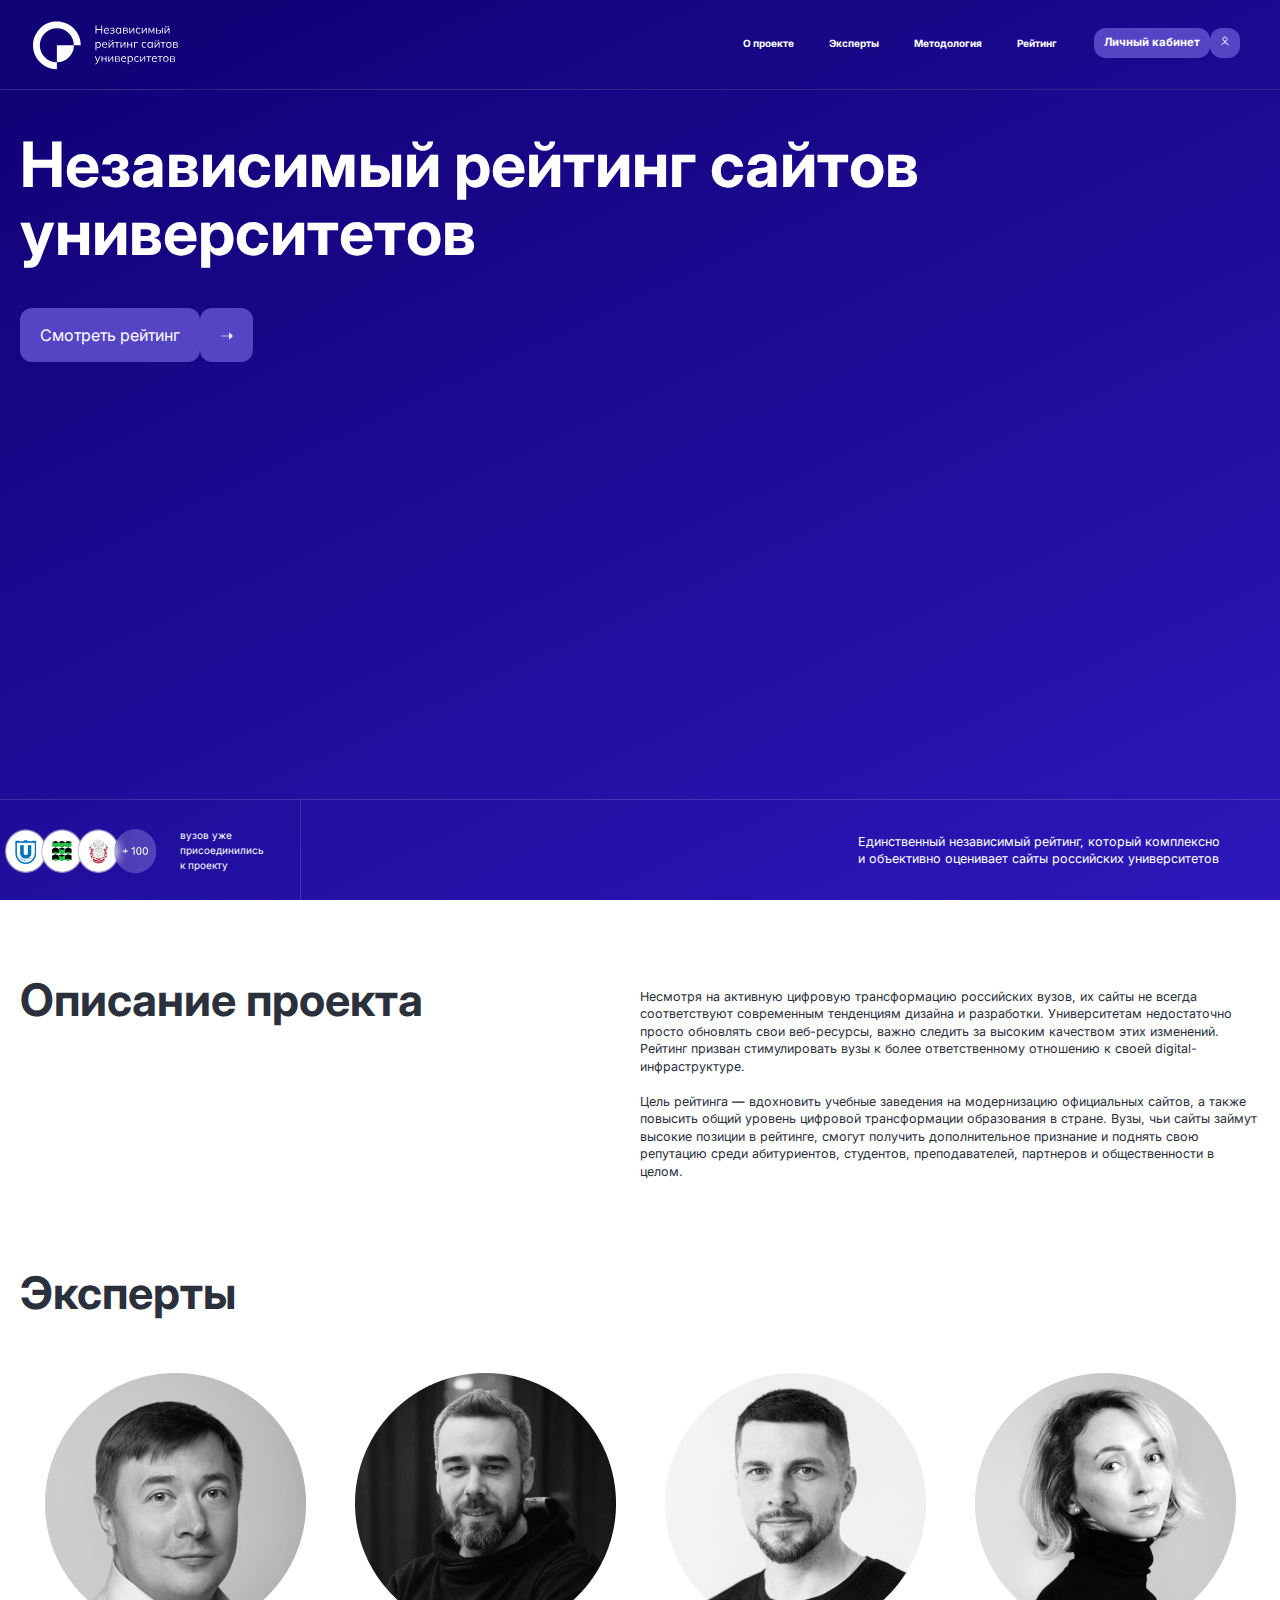
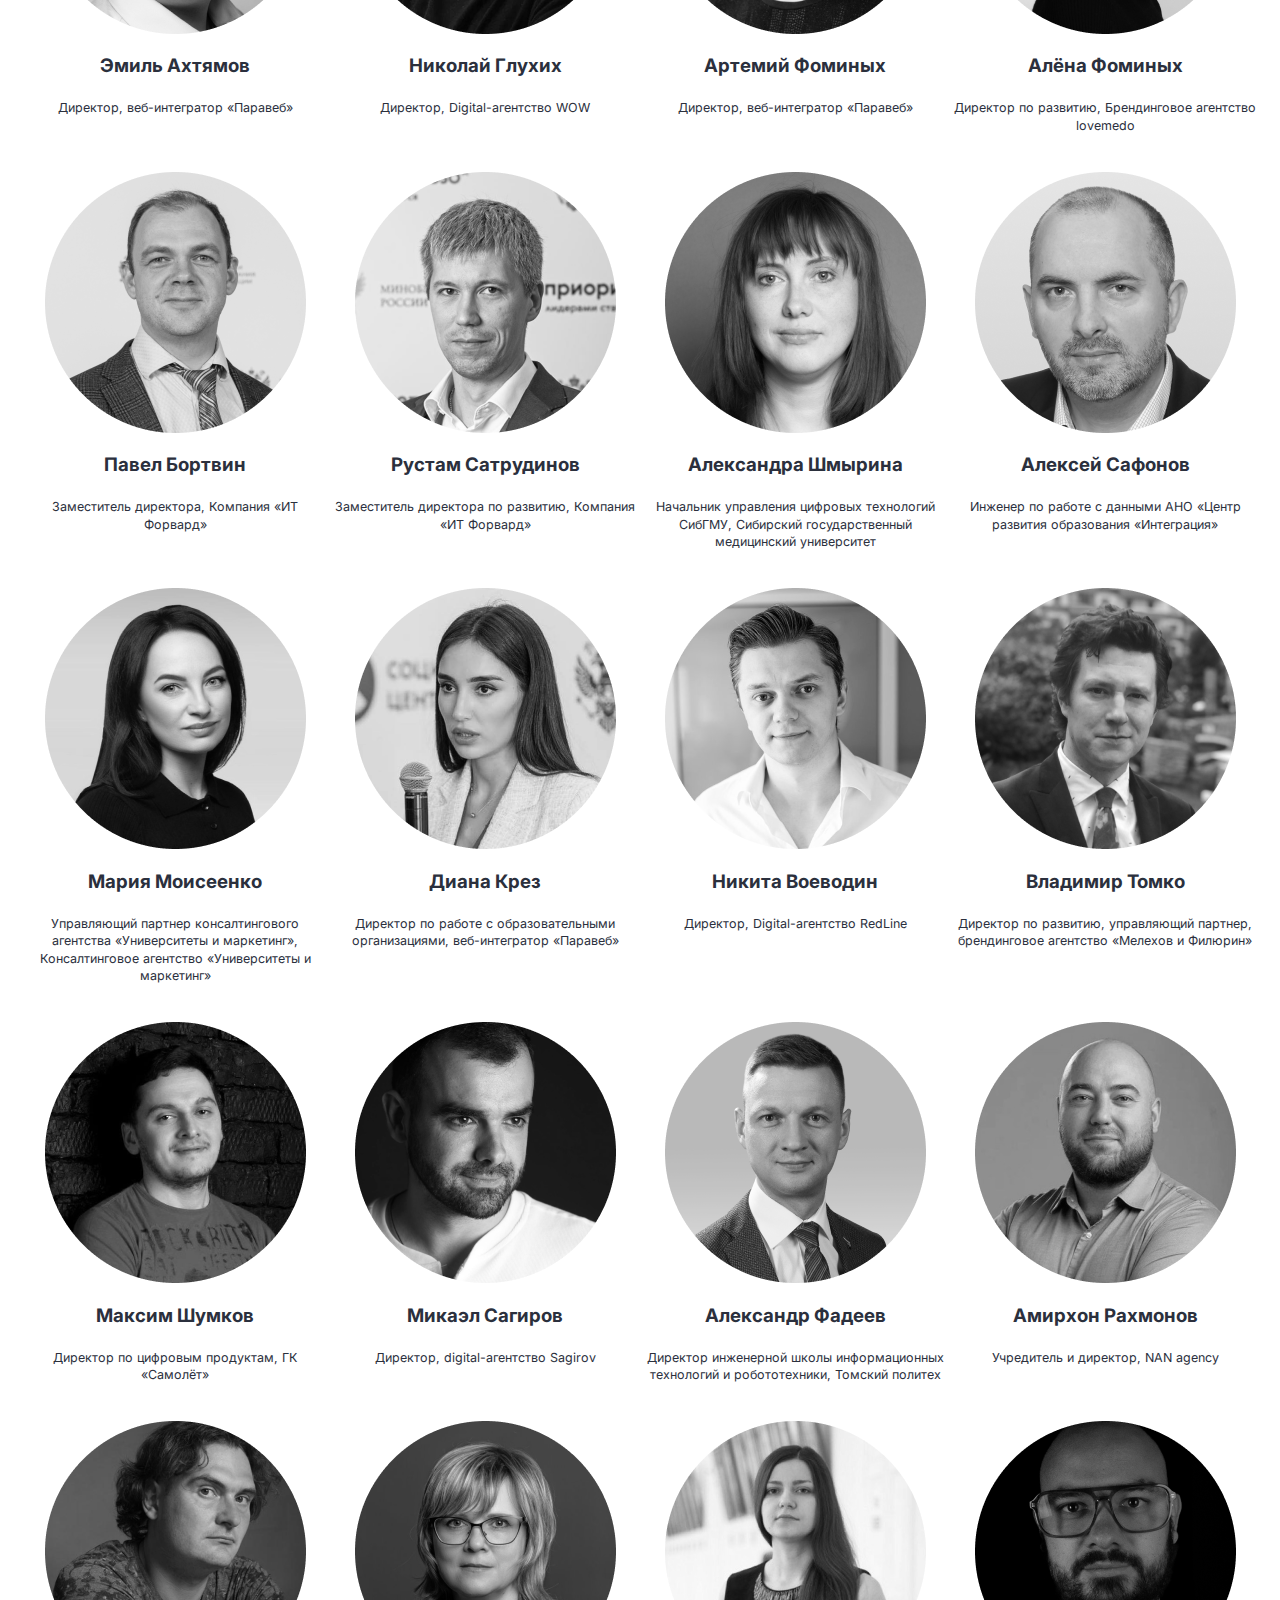
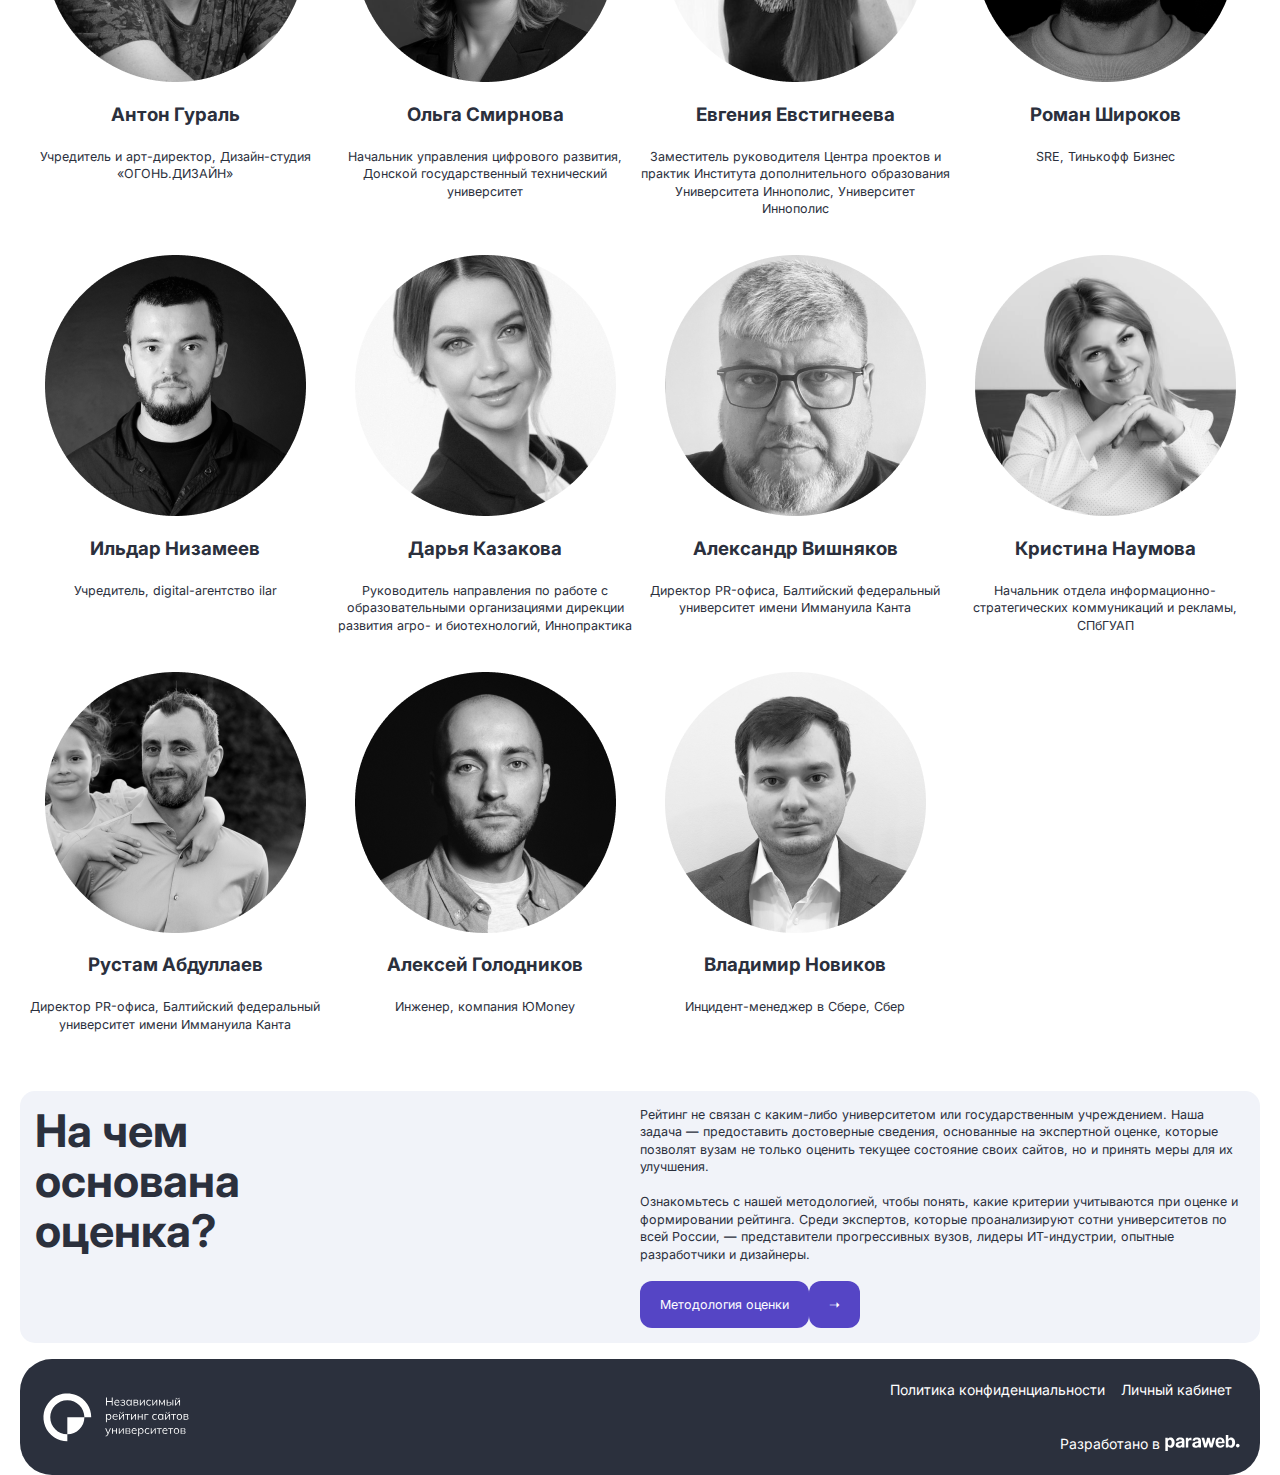
<file: index.html>
<!doctype html>
<html>

<head>
  <title>Рейтинг НРСИ</title>
  <meta charset="UTF-8" />
  <meta name="viewport" content="width=device-width, initial-scale=1" />
  <link rel="icon" type="image/x-icon" href="/img/favicon.ico">
  <link rel="stylesheet" href="css/pure-min.css" />
  <link rel="stylesheet" href="styles.css">
  <link rel="stylesheet" href="css/grids-responsive-min.css" />
  <link href="https://fonts.googleapis.com/css2?family=Inter&display=swap" rel="stylesheet" />
  <script src="script.js"></script>
</head>
<style>

</style>
<body>
  <div style="background: linear-gradient(155deg, rgba(15,0,114,1) 0%, rgba(44,24,186,1) 100%); height: 100%; width: 100%;">
    <header class="content-limiter">
      <div class="topnav snap-to-grid">
        <img id="logo" loading="lazy" src="img/nrsi_logo_white.svg" style="margin-top: 2rem;"/>
        <button class="h-navbar-icon hide-desktop" onclick="openNav()" style="margin-left: 8px; float: right; margin-top: 0.5rem;"><img src="img/menu.svg" /></button>
        <button class="h-navbar-icon hide-desktop" style="float: right; background-color: #5545c5; margin-top: 0.5rem;"><img src="img/user.svg" /></button>
        <span id="auth" class="hide-mobile snap-to-grid"><button style="background-color: #5545c5;" class="btn-excl">Личный кабинет</button><button style="background-color: #5545c5; margin-top: 0.5rem;" class="btn-excl"><img src="img/user.svg"
              style="height: 1rem" /></button></span>
        <a href="./rating.html">Рейтинг</a>
        <a href="">Методология</a>
        <a href="">Эксперты</a>
        <a href="./index.html">О проекте</a>
      </div>
    </header>

    <div class="content-limiter">
      <div class="snap-to-grid" style="margin-top: auto; margin-bottom: auto">
        <div>
          <h1 style="color: white;">Независимый рейтинг сайтов университетов</h1>
        </div>
        <div style="float: left; display: inline-flex;" class="btn">
          <a class="btn-link" href="rating.html">Смотреть рейтинг</a><a class="btn-link">➝</a>
        </div>
      </div>
    </div>
    
    <div class="info content-limiter" style="display: flex;">
      <div id="b1" style="width: 30rem; border-right: 1px solid var(--border-color, #ffffff26); height: 10rem; align-items: center; display: flex;">
        <img id="un" src="img/un/un.png">
        <p id="p2" style="font-size: 1rem; line-height: 1.5rem; width: 8rem; color: var(--text-color, #FFFFFF); display: inline-flex; float: right; padding-left: 2rem;">вузов уже присоединились к проекту</p>
      </div>
      <p id="p1" style="padding-left: 2rem; padding-right: 6rem; color: var(--text-color, #FFFFFF);">Единственный независимый рейтинг, который комплексно <br />и объективно оценивает сайты российских университетов</p>
    </div>
  </div>

  <div class="content-limiter">
    <div class="pure-g snap-to-grid" style="margin-top: 7.5rem; margin-bottom: 7.5rem;">
      <div class="pure-u-1 pure-u-md-1-2">
        <h2 style="font-family: Inter; margin: inherit; color: var(--text-color, #2B303D);">Описание проекта</h2>
      </div>
      <div class="pure-u-1 pure-u-md-1-2 text block-padding"><p>Несмотря на активную цифровую трансформацию российских вузов, их сайты не всегда соответствуют современным тенденциям дизайна и разработки. Университетам недостаточно просто
        обновлять свои веб-ресурсы, важно следить за высоким качеством
        этих изменений. Рейтинг призван стимулировать вузы к более ответственному отношению к своей digital-инфраструктуре.<br /><br />
        Цель рейтинга — вдохновить учебные заведения на модернизацию официальных сайтов, а также повысить общий уровень цифровой трансформации образования в стране. Вузы, чьи сайты займут высокие позиции в рейтинге, смогут получить
        дополнительное
        признание и поднять свою репутацию среди абитуриентов, студентов, преподавателей, партнеров и общественности в целом.</p>
      </div>
    </div>
  <div class="content-limiter snap-to-grid">
    <h2 class="snap-to-grid">Эксперты</h2>
  </div>  
    <div class="pure-g snap-to-grid" style="margin-top: 5.5rem;">
      <div class="pure-u-1 pure-u-md-1-2 pure-u-lg-1-4" style="margin-bottom: 2.5rem;">
        <img loading="lazy" style="margin: auto; display: block;" src="img/experts/1.png">
        <div>
          <h3 style="text-align: center; color: #2B303D;">Эмиль Ахтямов</h3>
          <p style="text-align: center; color: #2B303D;">Директор, веб-интегратор «Паравеб»</p>
        </div>
      </div>
      <div class="pure-u-1 pure-u-md-1-2 pure-u-lg-1-4" style="margin-bottom: 2.5rem;">
        <img loading="lazy" style="margin: auto; display: block;" src="img/experts/2.png">
        <div>
          <h3 style="text-align: center; color: #2B303D;">Николай Глухих</h3>
          <p style="text-align: center; color: #2B303D;">Директор, Digital-агентство WOW</p>
        </div>
      </div>
      <div class="pure-u-1 pure-u-md-1-2 pure-u-lg-1-4" style="margin-bottom: 2.5rem;">
        <img loading="lazy" style="margin: auto; display: block;" src="img/experts/3.png">
        <div>
          <h3 style="text-align: center; color: #2B303D;">Артемий Фоминых</h3>
          <p style="text-align: center; color: #2B303D;">Директор, веб-интегратор «Паравеб»</p>
        </div>
      </div>
      <div class="pure-u-1 pure-u-md-1-2 pure-u-lg-1-4" style="margin-bottom: 2.5rem;">
        <img loading="lazy" style="margin: auto; display: block;" src="img/experts/4.png">
        <div>
          <h3 style="text-align: center; color: #2B303D;">Алёна Фоминых</h3>
          <p style="text-align: center; color: #2B303D;">Директор по развитию, Брендинговое агентство lovemedo</p>
        </div>
      </div>
    </div>
    <div class="pure-g snap-to-grid">
      <div class="pure-u-1 pure-u-md-1-2 pure-u-lg-1-4" style="margin-bottom: 2.5rem;">
        <img loading="lazy" style="margin: auto; display: block;" src="img/experts/5.png">
        <div>
          <h3 style="text-align: center; color: #2B303D;">Павел Бортвин</h3>
          <p style="text-align: center; color: #2B303D;">Заместитель директора, Компания «ИТ Форвард»</p>
        </div>
      </div>
      <div class="pure-u-1 pure-u-md-1-2 pure-u-lg-1-4" style="margin-bottom: 2.5rem;">
        <img loading="lazy" style="margin: auto; display: block;" src="img/experts/6.png">
        <div>
          <h3 style="text-align: center; color: #2B303D;">Рустам Сатрудинов</h3>
          <p style="text-align: center; color: #2B303D;">Заместитель директора по развитию, Компания «ИТ Форвард»</p>
        </div>
      </div>
      <div class="pure-u-1 pure-u-md-1-2 pure-u-lg-1-4" style="margin-bottom: 2.5rem;">
        <img loading="lazy" style="margin: auto; display: block;" src="img/experts/7.png">
        <div>
          <h3 style="text-align: center; color: #2B303D;">Александра Шмырина</h3>
          <p style="text-align: center; color: #2B303D;">Начальник управления цифровых технологий СибГМУ, Сибирский государственный медицинский университет</p>
        </div>
      </div>
      <div class="pure-u-1 pure-u-md-1-2 pure-u-lg-1-4" style="margin-bottom: 2.5rem;">
        <img loading="lazy" style="margin: auto; display: block;" src="img/experts/8.png">
        <div>
          <h3 style="text-align: center; color: #2B303D;">Алексей Сафонов</h3>
          <p style="text-align: center; color: #2B303D;">Инженер по работе с данными АНО «Центр развития образования «Интеграция»</p>
        </div>
      </div>
    </div>
    <div class="pure-g snap-to-grid">
      <div class="pure-u-1 pure-u-md-1-2 pure-u-lg-1-4" style="margin-bottom: 2.5rem;">
        <img loading="lazy" style="margin: auto; display: block;" src="img/experts/9.png">
        <div>
          <h3 style="text-align: center; color: #2B303D;">Мария Моисеенко</h3>
          <p style="text-align: center; color: #2B303D;">Управляющий партнер консалтингового агентства «Университеты и маркетинг», Консалтинговое агентство «Университеты и маркетинг»</p>
        </div>
      </div>
      <div class="pure-u-1 pure-u-md-1-2 pure-u-lg-1-4" style="margin-bottom: 2.5rem;">
        <img loading="lazy" style="margin: auto; display: block;" src="img/experts/10.png">
        <div>
          <h3 style="text-align: center; color: #2B303D;">Диана Крез</h3>
          <p style="text-align: center; color: #2B303D;">Директор по работе с образовательными организациями, веб-интегратор «Паравеб»</p>
        </div>
      </div>
      <div class="pure-u-1 pure-u-md-1-2 pure-u-lg-1-4" style="margin-bottom: 2.5rem;">
        <img loading="lazy" style="margin: auto; display: block;" src="img/experts/11.png">
        <div>
          <h3 style="text-align: center; color: #2B303D;">Никита Воеводин</h3>
          <p style="text-align: center; color: #2B303D;">Директор, Digital-агентство RedLine</p>
        </div>
      </div>
      <div class="pure-u-1 pure-u-md-1-2 pure-u-lg-1-4" style="margin-bottom: 2.5rem;">
        <img loading="lazy" style="margin: auto; display: block;" src="img/experts/12.png">
        <div>
          <h3 style="text-align: center; color: #2B303D;">Владимир Томко</h3>
          <p style="text-align: center; color: #2B303D;">Директор по развитию, управляющий партнер, брендинговое агентство «Мелехов и Филюрин»</p>
        </div>
      </div>
    </div>
    <div class="pure-g snap-to-grid">
      <div class="pure-u-1 pure-u-md-1-2 pure-u-lg-1-4" style="margin-bottom: 2.5rem;">
        <img loading="lazy" style="margin: auto; display: block;" src="img/experts/13.png">
        <div>
          <h3 style="text-align: center; color: #2B303D;">Максим Шумков</h3>
          <p style="text-align: center; color: #2B303D;">Директор по цифровым продуктам, ГК «Самолёт»</p>
        </div>
      </div>
      <div class="pure-u-1 pure-u-md-1-2 pure-u-lg-1-4" style="margin-bottom: 2.5rem;">
        <img loading="lazy" style="margin: auto; display: block;" src="img/experts/14.png">
        <div>
          <h3 style="text-align: center; color: #2B303D;">Микаэл Сагиров</h3>
          <p style="text-align: center; color: #2B303D;">Директор, digital-агентство Sagirov</p>
        </div>
      </div>
      <div class="pure-u-1 pure-u-md-1-2 pure-u-lg-1-4" style="margin-bottom: 2.5rem;">
        <img loading="lazy" style="margin: auto; display: block;" src="img/experts/15.png">
        <div>
          <h3 style="text-align: center; color: #2B303D;">Александр Фадеев</h3>
          <p style="text-align: center; color: #2B303D;">Директор инженерной школы информационных технологий и робототехники, Томский политех</p>
        </div>
      </div>
      <div class="pure-u-1 pure-u-md-1-2 pure-u-lg-1-4" style="margin-bottom: 2.5rem;">
        <img loading="lazy" style="margin: auto; display: block;" src="img/experts/16.png">
        <div>
          <h3 style="text-align: center; color: #2B303D;">Амирхон Рахмонов</h3>
          <p style="text-align: center; color: #2B303D;">Учредитель и директор, NAN agency</p>
        </div>
      </div>
    </div>
    <div class="pure-g snap-to-grid">
      <div class="pure-u-1 pure-u-md-1-2 pure-u-lg-1-4" style="margin-bottom: 2.5rem;">
        <img loading="lazy" style="margin: auto; display: block;" src="img/experts/17.png">
        <div>
          <h3 style="text-align: center; color: #2B303D;">Антон Гураль</h3>
          <p style="text-align: center; color: #2B303D;">Учредитель и арт-директор, Дизайн-студия «ОГОНЬ.ДИЗАЙН»</p>
        </div>
      </div>
      <div class="pure-u-1 pure-u-md-1-2 pure-u-lg-1-4" style="margin-bottom: 2.5rem;">
        <img loading="lazy" style="margin: auto; display: block;" src="img/experts/18.png">
        <div>
          <h3 style="text-align: center; color: #2B303D;">Ольга Смирнова</h3>
          <p style="text-align: center; color: #2B303D;">Начальник управления цифрового развития, Донской государственный технический университет</p>
        </div>
      </div>
      <div class="pure-u-1 pure-u-md-1-2 pure-u-lg-1-4" style="margin-bottom: 2.5rem;">
        <img loading="lazy" style="margin: auto; display: block;" src="img/experts/19.png">
        <div>
          <h3 style="text-align: center; color: #2B303D;">Евгения Евстигнеева</h3>
          <p style="text-align: center; color: #2B303D;">Заместитель руководителя Центра проектов и практик Института дополнительного образования Университета Иннополис, Университет Иннополис</p>
        </div>
      </div>
      <div class="pure-u-1 pure-u-md-1-2 pure-u-lg-1-4" style="margin-bottom: 2.5rem;">
        <img loading="lazy" style="margin: auto; display: block;" src="img/experts/20.png">
        <div>
          <h3 style="text-align: center; color: #2B303D;">Роман Широков</h3>
          <p style="text-align: center; color: #2B303D;">SRE, Тинькофф Бизнес</p>
        </div>
      </div>
    </div>
    <div class="pure-g snap-to-grid">
      <div class="pure-u-1 pure-u-md-1-2 pure-u-lg-1-4" style="margin-bottom: 2.5rem;">
        <img loading="lazy" style="margin: auto; display: block;" src="img/experts/21.png">
        <div>
          <h3 style="text-align: center; color: #2B303D;">Ильдар Низамеев</h3>
          <p style="text-align: center; color: #2B303D;">Учредитель, digital-агентство ilar</p>
        </div>
      </div>
      <div class="pure-u-1 pure-u-md-1-2 pure-u-lg-1-4" style="margin-bottom: 2.5rem;">
        <img loading="lazy" style="margin: auto; display: block;" src="img/experts/22.png">
        <div>
          <h3 style="text-align: center; color: #2B303D;">Дарья Казакова</h3>
          <p style="text-align: center; color: #2B303D;">Руководитель направления по работе с образовательными организациями дирекции развития агро- и биотехнологий, Иннопрактика</p>
        </div>
      </div>
      <div class="pure-u-1 pure-u-md-1-2 pure-u-lg-1-4" style="margin-bottom: 2.5rem;">
        <img loading="lazy" style="margin: auto; display: block;" src="img/experts/23.png">
        <div>
          <h3 style="text-align: center; color: #2B303D;">Александр Вишняков</h3>
          <p style="text-align: center; color: #2B303D;">Директор PR-офиса, Балтийский федеральный университет имени Иммануила Канта</p>
        </div>
      </div>
      <div class="pure-u-1 pure-u-md-1-2 pure-u-lg-1-4" style="margin-bottom: 2.5rem;">
        <img loading="lazy" style="margin: auto; display: block;" src="img/experts/24.png">
        <div>
          <h3 style="text-align: center; color: #2B303D;">Кристина Наумова</h3>
          <p style="text-align: center; color: #2B303D;">Начальник отдела информационно-стратегических коммуникаций и рекламы, СПбГУАП</p>
        </div>
      </div>
    </div>
    <div class="pure-g snap-to-grid">
      <div class="pure-u-1 pure-u-md-1-2 pure-u-lg-1-4" style="margin-bottom: 2.5rem;">
        <img loading="lazy" style="margin: auto; display: block;" src="img/experts/30.png">
        <div>
          <h3 style="text-align: center; color: #2B303D;">Рустам Абдуллаев</h3>
          <p style="text-align: center; color: #2B303D;">Директор PR-офиса, Балтийский федеральный университет имени Иммануила Канта</p>
        </div>
      </div>
      <div class="pure-u-1 pure-u-md-1-2 pure-u-lg-1-4" style="margin-bottom: 2.5rem;">
        <img loading="lazy" style="margin: auto; display: block;" src="img/experts/31.png">
        <div>
          <h3 style="text-align: center; color: #2B303D;">Алексей Голодников</h3>
          <p style="text-align: center; color: #2B303D;">Инженер, компания ЮMoney</p>
        </div>
      </div>
      <div class="pure-u-1 pure-u-md-1-2 pure-u-lg-1-4" style="margin-bottom: 2.5rem;">
        <img loading="lazy" style="margin: auto; display: block;" src="img/experts/29.png">
        <div>
          <h3 style="text-align: center; color: #2B303D;">Владимир Новиков</h3>
          <p style="text-align: center; color: #2B303D;">Инцидент-менеджер в Сбере, Сбер</p>
        </div>
      </div>
    </div>
      <div class="pure-g snap-to-grid" style="background: var(--element-color, #F1F3F9); border-radius: 1.5rem; padding: 1.5rem; margin-top: 2rem">
        <div class="pure-u-1 pure-u-md-1-2">
          <h2 style="font-family: Inter; margin: inherit; color: var(--text-color, #2B303D);">На чем <br /> основана <br /> оценка?</h2>
        </div>
        <div class="pure-u-1 pure-u-md-1-2 text block-padding">Рейтинг не связан с каким-либо университетом или государственным учреждением. Наша задача — предоставить достоверные сведения, основанные на экспертной оценке, которые позволят
          вузам не только
          оценить
          текущее состояние своих сайтов, но и принять меры для их улучшения.
          <br /> <br /> Ознакомьтесь с нашей методологией, чтобы понять, какие критерии учитываются при оценке и формировании рейтинга. Среди экспертов, которые проанализируют сотни университетов по всей России, — представители
          прогрессивных
          вузов, лидеры ИТ-индустрии, опытные разработчики и дизайнеры.
          <br /><br />
          <div style="display: flex;" class="btn"><a class="btn-link" href="rating.html">Методология оценки</a><a class="btn-link">➝</a></div>
        </div>
      </div>
    </div>

    <footer class="content-limiter">
      <div id="footer-flex" class="snap-to-grid hide-mobile" style="display: flex; justify-content: space-between; border-radius: 32px; background-color: var(--text-color, #2b303d); margin-top: 16px; padding: 2rem;">
        <img loading="lazy" id="logo" src="img/nrsi_logo_white.svg" class="snap-to-grid" style="width: 100%; overflow: hidden; max-width: 16rem; margin: auto 0;" />
        <div>
          <div style="gap: 8px; display: flex; align-items: flex-start;">
            <a href="privacy-policy" style="color: var(--text-contrast-color, #fff); font: 400 14px/157% Inter, sans-serif; text-decoration: none;">Политика конфиденциальности</a><br />
            <a href="account" style="color: var(--text-contrast-color, #fff); font: 400 14px/157% Inter, sans-serif; text-decoration: none;">Личный кабинет</a><br />
          </div>
          <div style="color: var(--text-contrast-color, #fff); margin-top: 3rem; align-self: left; white-space: nowrap; font: 400 14px/157% Inter, sans-serif; float: right">Разработано в <img loading="lazy" src="img/paraweb.svg"
              style="margin-left: 0.125rem; transform: translate(0px,0.2rem);" /></div>
        </div>
      </div>
  
      <div id="footer-flex" class="snap-to-grid hide-desktop" style="display: flex; justify-content: space-between; border-radius: 32px; background-color: var(--text-color, #2b303d); margin-top: 16px; padding: 2rem;">
        <img loading="lazy" src="img/nrsi_logo_white.svg" class="snap-to-grid" style="width: 100%; overflow: hidden; max-width: 16rem; margin: auto 0;"/>
        <div>
          <div style="gap: 8px; margin-top: 2.5rem; line-height: 3rem;">
            <a href="privacy-policy" style="color: var(--text-contrast-color, #fff); font: 400 14px/157% Inter, sans-serif; text-decoration: none;">Политика конфиденциальности</a><br />
            <a href="account" style="color: var(--text-contrast-color, #fff); font: 400 14px/157% Inter, sans-serif; text-decoration: none;">Личный кабинет</a><br />
          </div>
          <div style="color: var(--text-contrast-color, #fff); margin-top: 1.5rem; white-space: nowrap; font: 400 14px/157% Inter, sans-serif; float: left;">Разработано в <img loading="lazy" src="img/paraweb.svg"
              style="margin-left: 0.125rem; transform: translate(0px,0.2rem);" /></div>
        </div>
      </div>
    </footer>

    <div id="ratenav" class="overlay1">
      <div class="snap-to-grid">
        <div style="border-bottom: 1px solid var(--border-color, #332688); padding-bottom: 1rem;">
        <img loading="lazy" style="padding-top: 1rem" src="img/nrsi_logo_white.svg" id="logo" />
        <a href="javascript:void(0)" class="curtain-button" style="padding: 0.2rem; float: right" onclick="closeNav()"> <img src="img/close.svg" /></a>
        </div>
        <div style="display: flex; flex-direction: column; padding-top: 2rem;">
          <h2 style="line-height: 1rem!important"><a href="#" style="text-decoration: none; color: white">О проекте</a></h2>
          <h2 style="line-height: 1rem!important"><a href="#" style="text-decoration: none; color: white">Эксперты</a></h2>
          <h2 style="line-height: 1rem!important"><a href="#" style="text-decoration: none; color: white">Методология</a></h2>
          <h2 style="line-height: 1rem!important"><a href="rating.html" style="text-decoration: none; color: white">Рейтинг</a></h2>
          <p>
            <span id="auth"><button class="btn-excl" style="background-color: #5545c5;">Личный кабинет</button><button class="btn-excl" style="background-color: #5545c5;"><img src="img/user.svg" style="height: 1rem" /></button></span>
          </p>
        </div>
      </div>
    </div>

  </body>
</html>
</file>
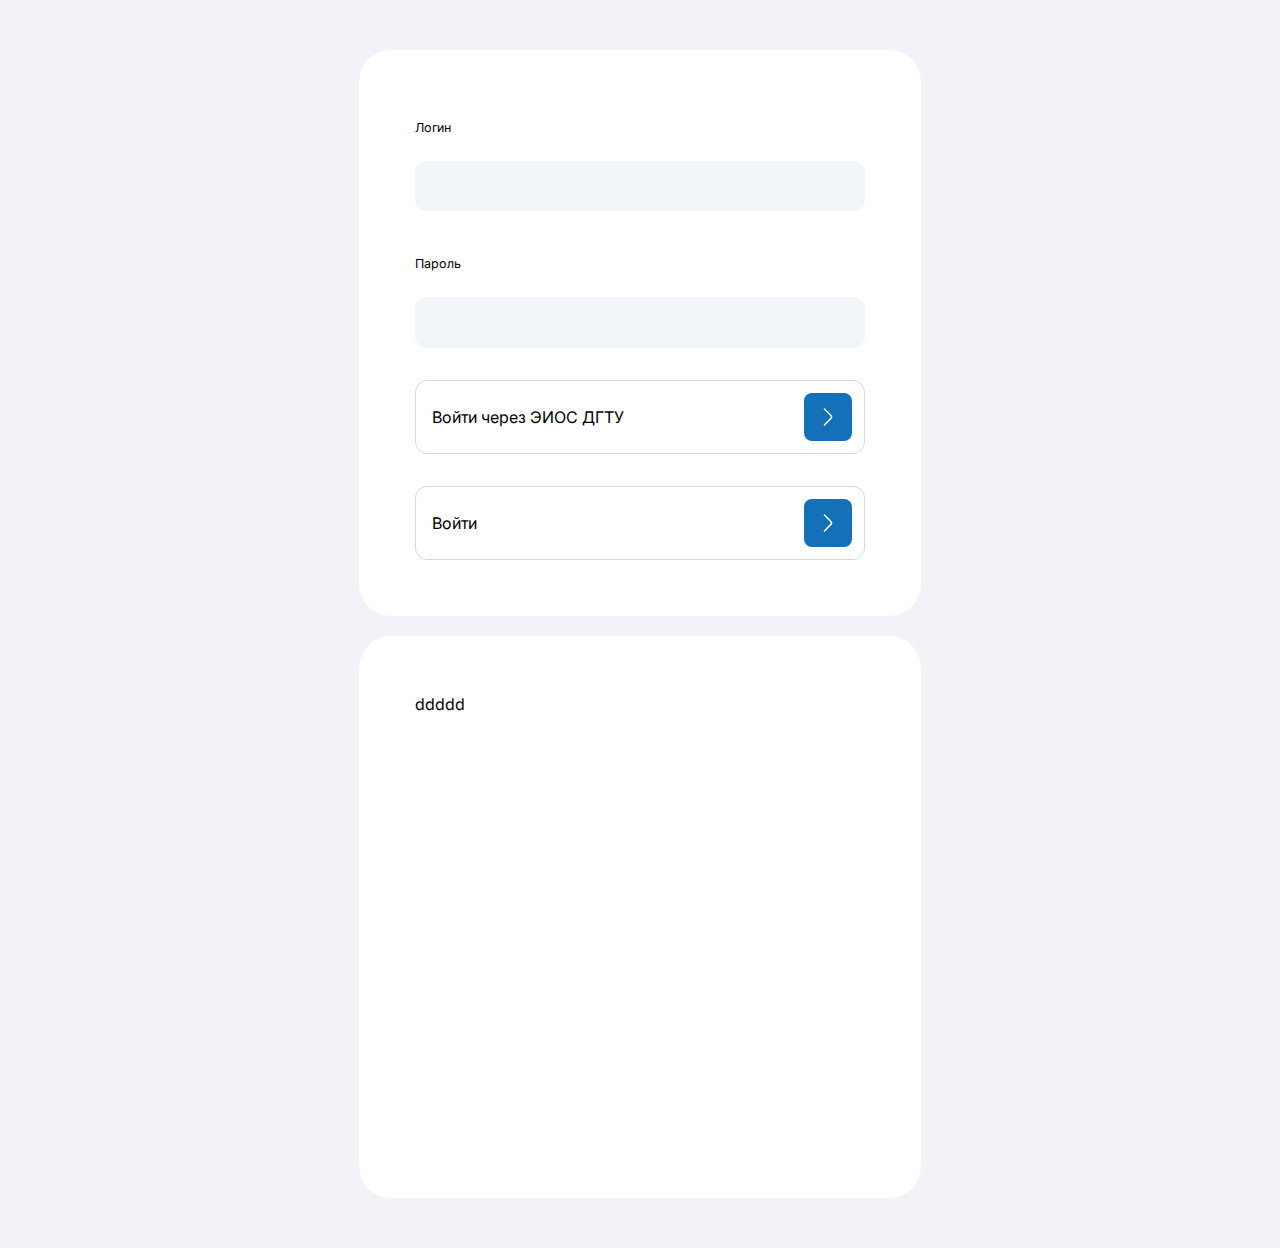
<file: login.html>
<!doctype html>
<html>

<head>
  <title>Lorem Ipsum</title>
  <meta charset="UTF-8" />
  <meta name="viewport" content="width=device-width, initial-scale=1" />
  <link rel="stylesheet" href="css/pure-min.css" />
  <link rel="stylesheet" href="css/grids-responsive-min.css" />
  <link href="https://fonts.googleapis.com/css2?family=Inter&display=swap" rel="stylesheet" />
  <link rel="stylesheet" href="styles.css" />
</head>

<body style="background: var(--element-color, #F1F3F9); height: auto;">
<div class="pure-g" style="padding: 5rem 10rem; justify-content: center; align-items: flex-start; gap: 20px;">
<div class="pure-u-1 pure-u-md-1-2 pure-u-lg-1-4" style="width: 45rem; display: flex; padding: 56px; align-items: flex-start; gap: 56px; border-radius: 32px; background: var(--Light-theme-Element-element-bg, #FFF); ">
  <div style="display: flex; flex-direction: column; align-items: flex-start; gap: 32px; align-self: stretch; width: 100%;">
    <div style="display: flex; flex-direction: column; align-items: flex-start; gap: 12px; align-self: stretch; ">
    <p>Логин</p>
    <input type="text" id="name" name="name" size="10" style="border-radius: 12px; border: 1px; background: var(--Light-theme-Input-input-color-element-bg, #F1F4F9); display: flex; padding: 16px 20px; align-items: center; gap: 12px; align-self: stretch; "/>
    </div>
    <div style="display: flex; flex-direction: column; align-items: flex-start; gap: 12px; align-self: stretch; ">
      <p>Пароль</p>
      <input type="text" id="name" name="name" size="10" style="border-radius: 12px; border: 1px; background: var(--Light-theme-Input-input-color-element-bg, #F1F4F9); display: flex; padding: 16px 20px; align-items: center; gap: 12px; align-self: stretch;">
    </div>
    <button style="display: flex; width: 45rem; padding: 12px 12px 12px 16px; align-items: center; gap: 20px; border-radius: 12px; border: 1px solid var(--Light-theme-Divider-divider-color, #D2DAE3); background: rgba(255, 255, 255, 0.20); ">
     Войти через ЭИОС ДГТУ <img style="display: flex; margin-left: auto; padding: 12px; align-items: flex-start; gap: 8px; border-radius: 8px; background: var(--Light-theme-Primary-primary-light-color, #1370B9); " src="img/svg.svg">
    </button>
    <button style="display: flex; width: 45rem; padding: 12px 12px 12px 16px; align-items: center; gap: 20px; border-radius: 12px; border: 1px solid var(--Light-theme-Divider-divider-color, #D2DAE3); background: rgba(255, 255, 255, 0.20); ">
      Войти <img style="display: flex; margin-left: auto; padding: 12px; align-items: flex-start; gap: 8px; border-radius: 8px; background: var(--Light-theme-Primary-primary-light-color, #1370B9); " src="img/svg.svg">
     </button>
  </div>
</div>
<div style="display: flex; width: 45rem; height: 45rem; padding: 56px; align-items: flex-start; gap: 56px; border-radius: 32px; background: var(--Light-theme-Element-element-bg, #FFF); ">
  ddddd
</div>  
</div>
</body>
</html>
</file>
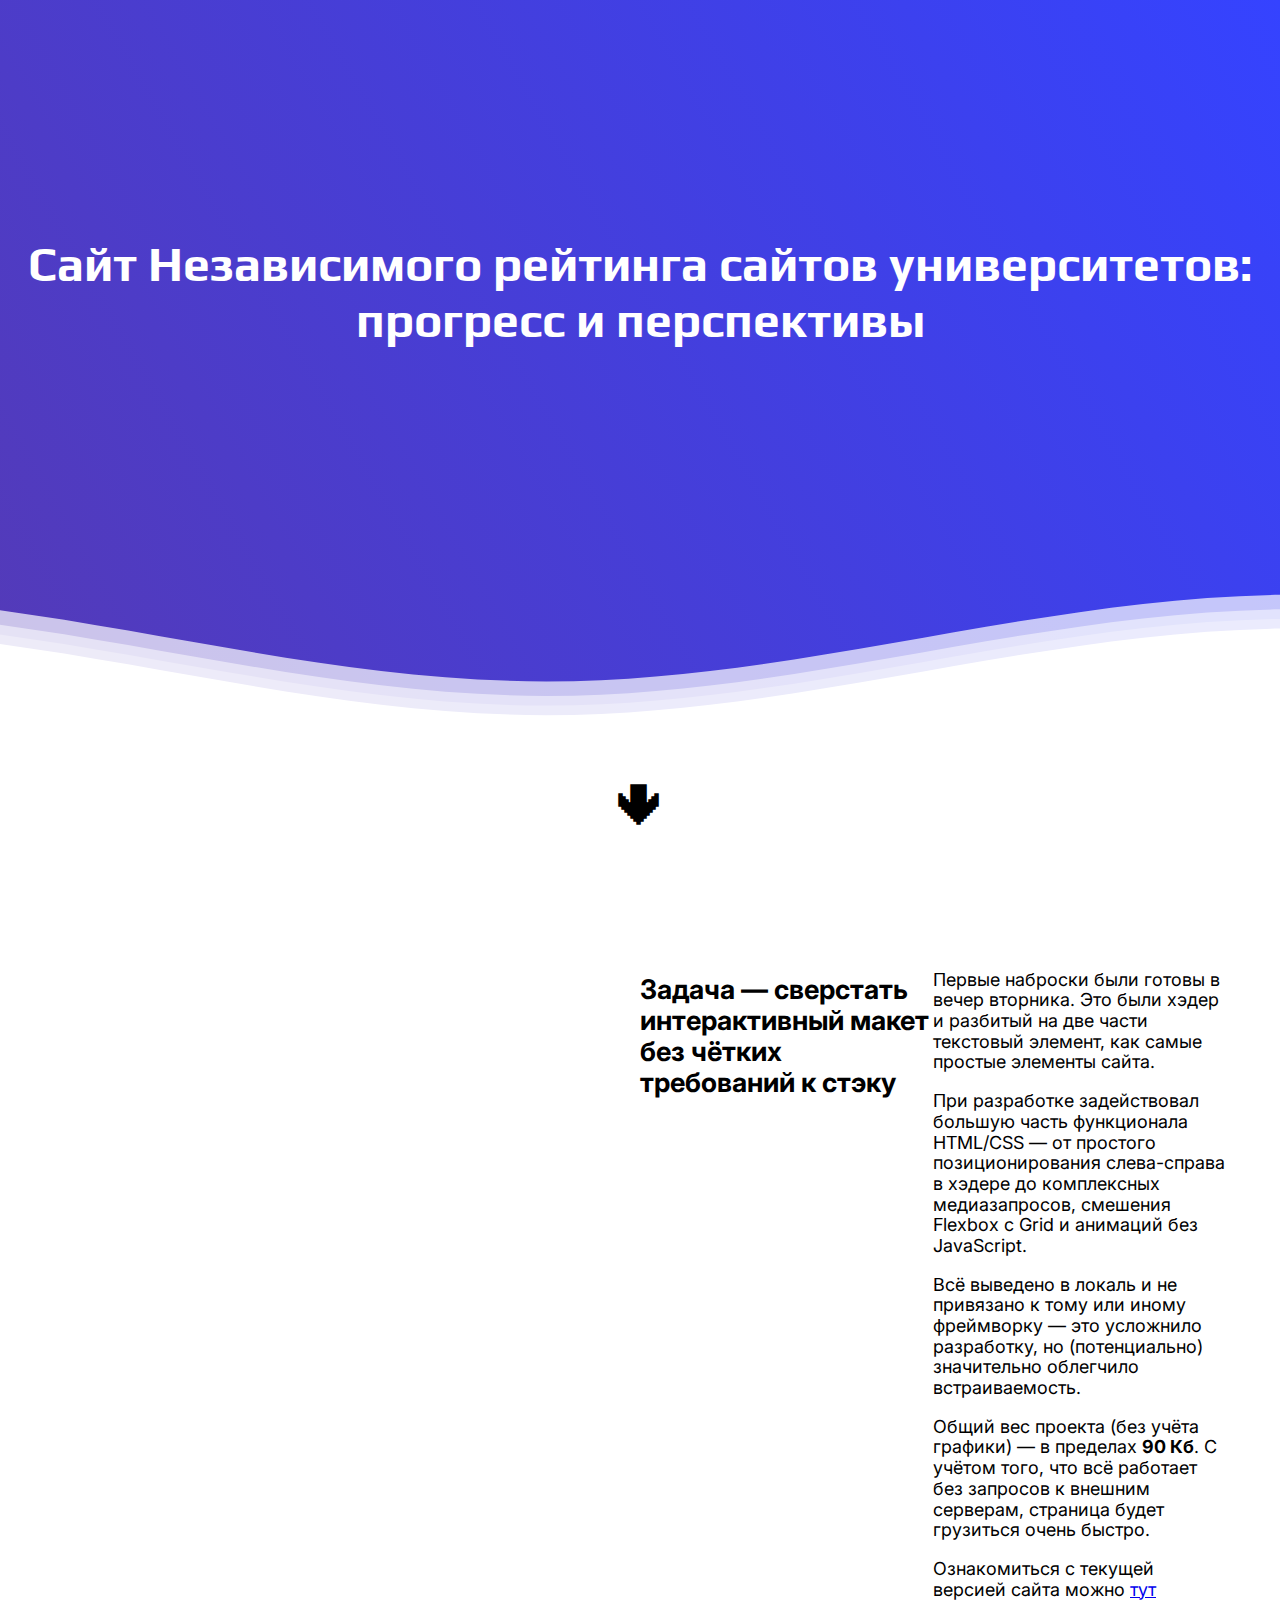
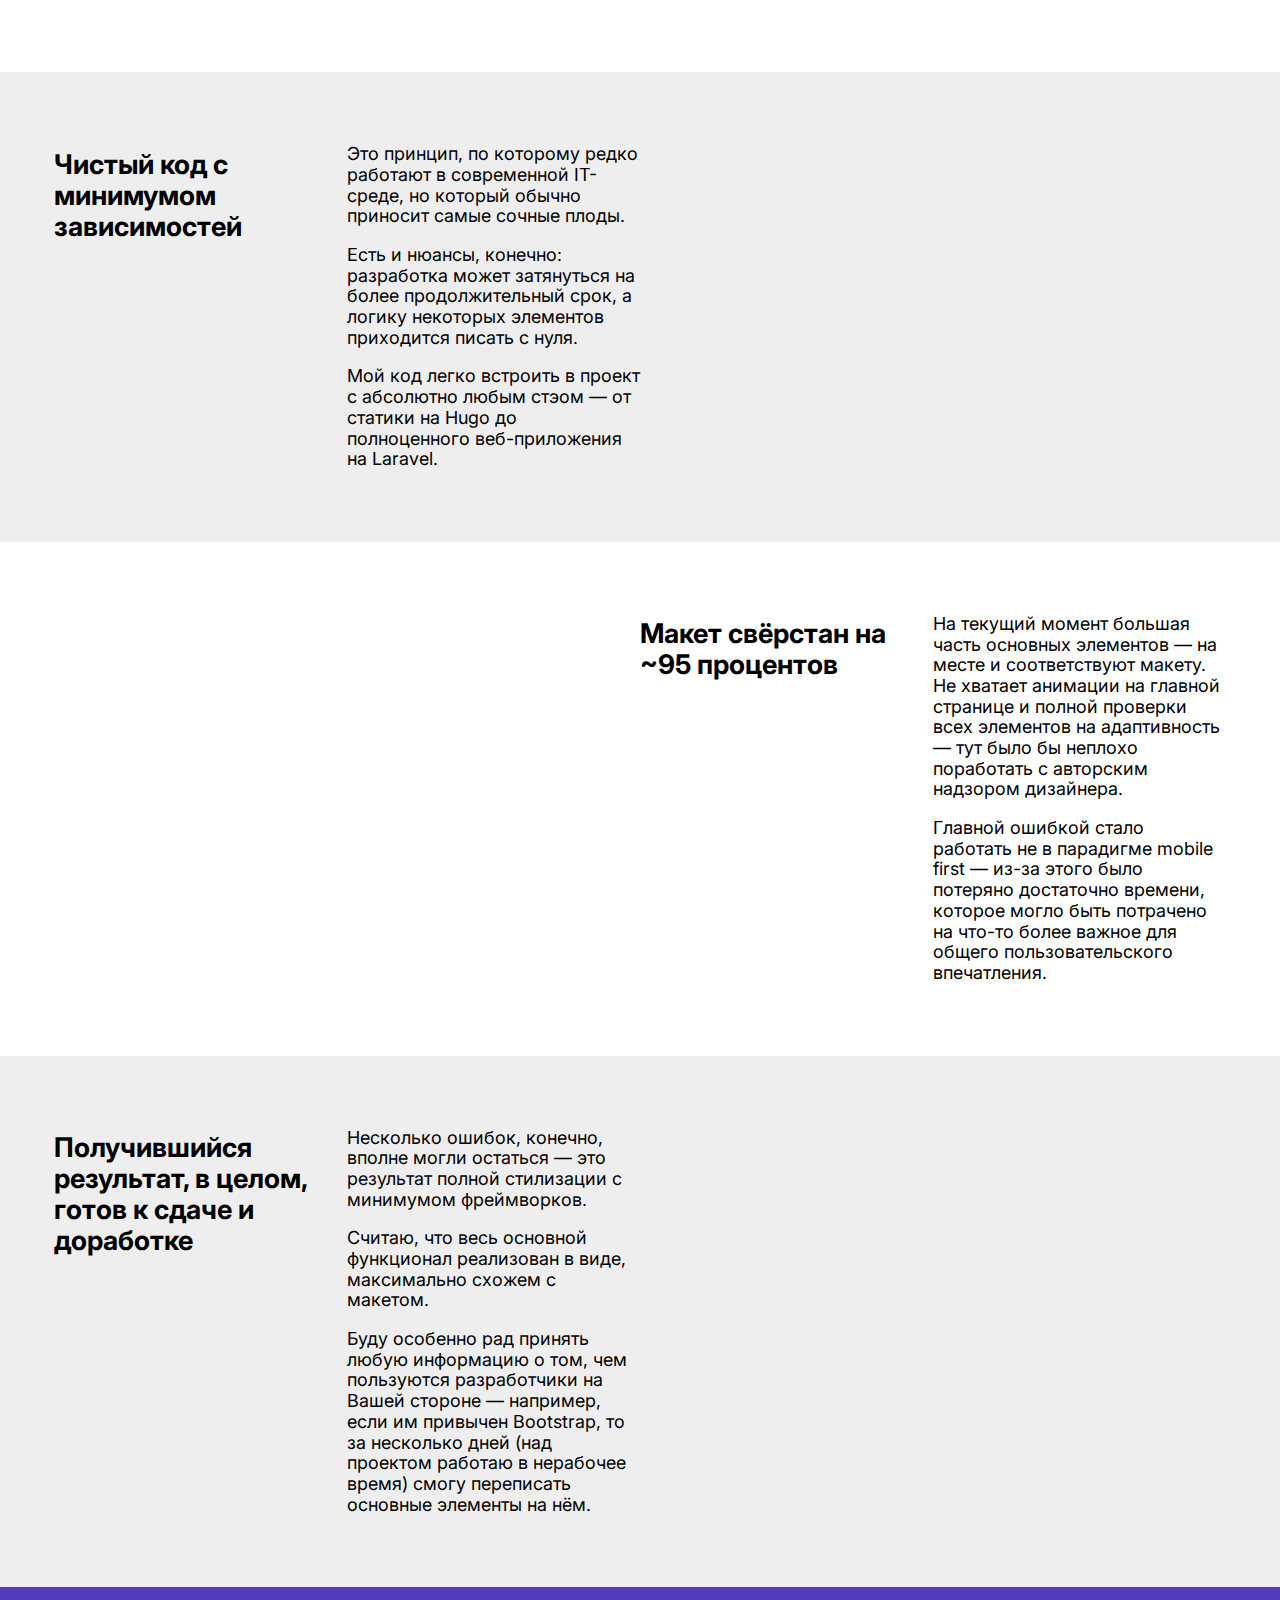
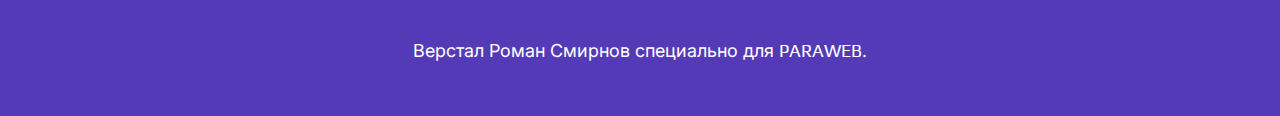
<file: nrsi.html>
<!doctype html>
<html>

<head>
  <title>НРСИ — как мы делали прототип?</title>
  <meta charset="UTF-8" />
  <meta name="viewport" content="width=device-width, initial-scale=1" />
  <link href="https://fonts.googleapis.com/css2?family=Inter&display=swap" rel="stylesheet" />
  <link href="https://fonts.googleapis.com/css2?family=Play:wght@700&display=swap" rel="stylesheet" />
  <link rel="stylesheet" href="css/pure-min.css" />
  <link rel="stylesheet" href="css/grids-responsive-min.css" />
  <style>
    html {
      font-family: Inter;
      font-size: 18px;
    }

    .header {
      position: relative;
      text-align: center;
      background: linear-gradient(60deg, rgba(84, 58, 183, 1) 0%, rgb(53, 67, 255) 100%);
      color: white;
    }

    h1 {
      font-size: 48px;
      font-family: 'Play', sans-serif;
    }

    .logo {
      width: 50px;
      fill: white;
      padding-right: 15px;
      display: inline-block;
      vertical-align: middle;
    }

    .inner-header {
      height: 65vh;
      width: 100%;
      margin: 0;
      padding: 0;
    }

    .flex {
      /*Flexbox for containers*/
      display: flex;
      justify-content: center;
      align-items: center;
      text-align: center;
    }

    .waves {
      position: relative;
      width: 100%;
      height: 15vh;
      margin-bottom: -7px;
      /*Fix for safari gap*/
      min-height: 100px;
      max-height: 150px;
    }

    .content {
      position: relative;
      height: 20vh;
      text-align: center;
      background-color: white;
    }

    /* Animation */

    .parallax>use {
      animation: move-forever 25s cubic-bezier(.55, .5, .45, .5) infinite;
    }

    .parallax>use:nth-child(1) {
      animation-delay: -2s;
      animation-duration: 7s;
    }

    .parallax>use:nth-child(2) {
      animation-delay: -3s;
      animation-duration: 10s;
    }

    .parallax>use:nth-child(3) {
      animation-delay: -4s;
      animation-duration: 13s;
    }

    .parallax>use:nth-child(4) {
      animation-delay: -5s;
      animation-duration: 20s;
    }

    @keyframes move-forever {
      0% {
        transform: translate3d(-90px, 0, 0);
      }

      100% {
        transform: translate3d(85px, 0, 0);
      }
    }

    /*Shrinking for mobile*/
    @media (max-width: 768px) {
      .waves {
        height: 40px;
        min-height: 40px;
      }

      .content {
        height: 30vh;
      }

      h1 {
        font-size: 28px;
        font-family: 'Play', sans-serif;
      }
    }
  </style>
</head>

<body>
    <div class="header">
      <!--Content before waves-->
      <div class="inner-header flex">
        <h1>Сайт Независимого рейтинга сайтов университетов: <br /> прогресс и перспективы</h1>
      </div>

      <!--Waves Container-->
      <div>
        <svg class="waves" xmlns="http://www.w3.org/2000/svg" xmlns:xlink="http://www.w3.org/1999/xlink" viewBox="0 24 150 28" preserveAspectRatio="none" shape-rendering="auto">
          <defs>
            <path id="gentle-wave" d="M-160 44c30 0 58-18 88-18s 58 18 88 18 58-18 88-18 58 18 88 18 v44h-352z" />
          </defs>
          <g class="parallax">
            <use xlink:href="#gentle-wave" x="48" y="0" fill="rgba(255,255,255,0.7" />
            <use xlink:href="#gentle-wave" x="48" y="3" fill="rgba(255,255,255,0.5)" />
            <use xlink:href="#gentle-wave" x="48" y="5" fill="rgba(255,255,255,0.3)" />
            <use xlink:href="#gentle-wave" x="48" y="7" fill="#fff" />
          </g>
        </svg>
      </div>
      <!--Waves end-->

    </div>
    <!--Header ends-->

    <!--Content starts-->
    <div class="content flex">
      <h1>🡻</h1>
    </div>
    <!--Content ends-->
  <div style="height: 100%; background-color: #fff">
    <div class="pure-g" style="padding: 3rem">
      <div class="pure-u-1 pure-u-md-1-2"></div>
      <div class="pure-u-1 pure-u-md-1-4">
        <h2>Задача — сверстать интерактивный макет без чётких требований к стэку</h2>
      </div>
      <div class="pure-u-1 pure-u-md-1-4">
        <p>Первые наброски были готовы в вечер вторника. Это были хэдер и разбитый на две части текстовый элемент, как самые простые элементы сайта. </p>
        <p>При разработке задействовал большую часть функционала HTML/CSS — от простого позиционирования слева-справа в хэдере до комплексных медиазапросов, смешения Flexbox с Grid и анимаций без JavaScript.</p>
        <p>Всё выведено в локаль и не привязано к тому или иному фреймворку — это усложнило разработку, но (потенциально) значительно облегчило встраиваемость.</p>
        <p>Общий вес проекта (без учёта графики) — в пределах <b>90 Кб</b>. С учётом того, что всё работает без запросов к внешним серверам, страница будет грузиться очень быстро.</p>
        <p>Ознакомиться с текущей версией сайта можно <a href="./index.html">тут</a></p>
      </div>
    </div>
  </div>
  <div style="height: 100%; background-color: #eee">
    <div class="pure-g" style="padding: 3rem">
      <div class="pure-u-md-1-4 pure-u-1">
        <h2>Чистый код с минимумом зависимостей</h2>
      </div>
      <div class="pure-u-md-1-4 pure-u-1">
        <p>Это принцип, по которому редко работают в современной IT-среде, но который обычно приносит самые сочные плоды.</p>
        <p>Есть и нюансы, конечно: разработка может затянуться на более продолжительный срок, а логику некоторых элементов приходится писать с нуля.</p>
        <p>Мой код легко встроить в проект с абсолютно любым стэом — от статики на Hugo до полноценного веб-приложения на Laravel.</p>
      </div>
      <div class="pure-u-md-1-2 pure-u-1">
      </div>
    </div>
  </div>
  <div style="height: 100%; background-color: #fff">
    <div class="pure-g" style="padding: 3rem">
      <div class="pure-u-1 pure-u-md-1-2">
      </div>
      <div class="pure-u-1 pure-u-md-1-4">
        <h2>Макет свёрстан на ~95 процентов</h2>
      </div>
      <div class="pure-u-1 pure-u-md-1-4">
        <p>На текущий момент большая часть основных элементов — на месте и соответствуют макету. Не хватает анимации на главной странице и полной проверки всех элементов на адаптивность — тут было бы неплохо поработать с авторским надзором дизайнера.</p>
        <p>Главной ошибкой стало работать не в парадигме mobile first — из-за этого было потеряно достаточно времени, которое могло быть потрачено на что-то более важное для общего пользовательского впечатления.</p>
      </div>
    </div>
  </div>
  <div style="height: 100%; background-color: #eee"">
    <div class="pure-g" style="padding: 3rem">
    <div class="pure-u-md-1-4 pure-u-1">
      <h2>Получившийся результат, в целом, готов к сдаче и доработке</h2>
    </div>
    <div class="pure-u-md-1-4 pure-u-1">
      <p>Несколько ошибок, конечно, вполне могли остаться — это результат полной стилизации с минимумом фреймворков.</p>
      <p>Считаю, что весь основной функционал реализован в виде, максимально схожем с макетом.</p>
      <p>Буду особенно рад принять любую информацию о том, чем пользуются разработчики на Вашей стороне — например, если им привычен Bootstrap, то за несколько дней (над проектом работаю в нерабочее время) смогу переписать основные элементы на нём.</p>
    </div>
    <div class="pure-u-md-1-2 pure-u-1"></div>
  </div>
  <div style="height: 100%; background-color: rgba(84, 58, 183, 1)">
      <div class=" pure-g" style="padding: 2rem">
    <div class="pure-u-md-1-4 pure-u-1"></div>
    <div class="pure-u-md-1-2 pure-u-1">
      <p style="text-align: center; color: white">Верстал Роман Смирнов специально для <span style="font-family: Play">PARAWEB</span>.</p>
    </div>
    <div class="pure-u-md-1-4 pure-u-1"></div>
  </div>
  </div>
</body>

</html>
</file>
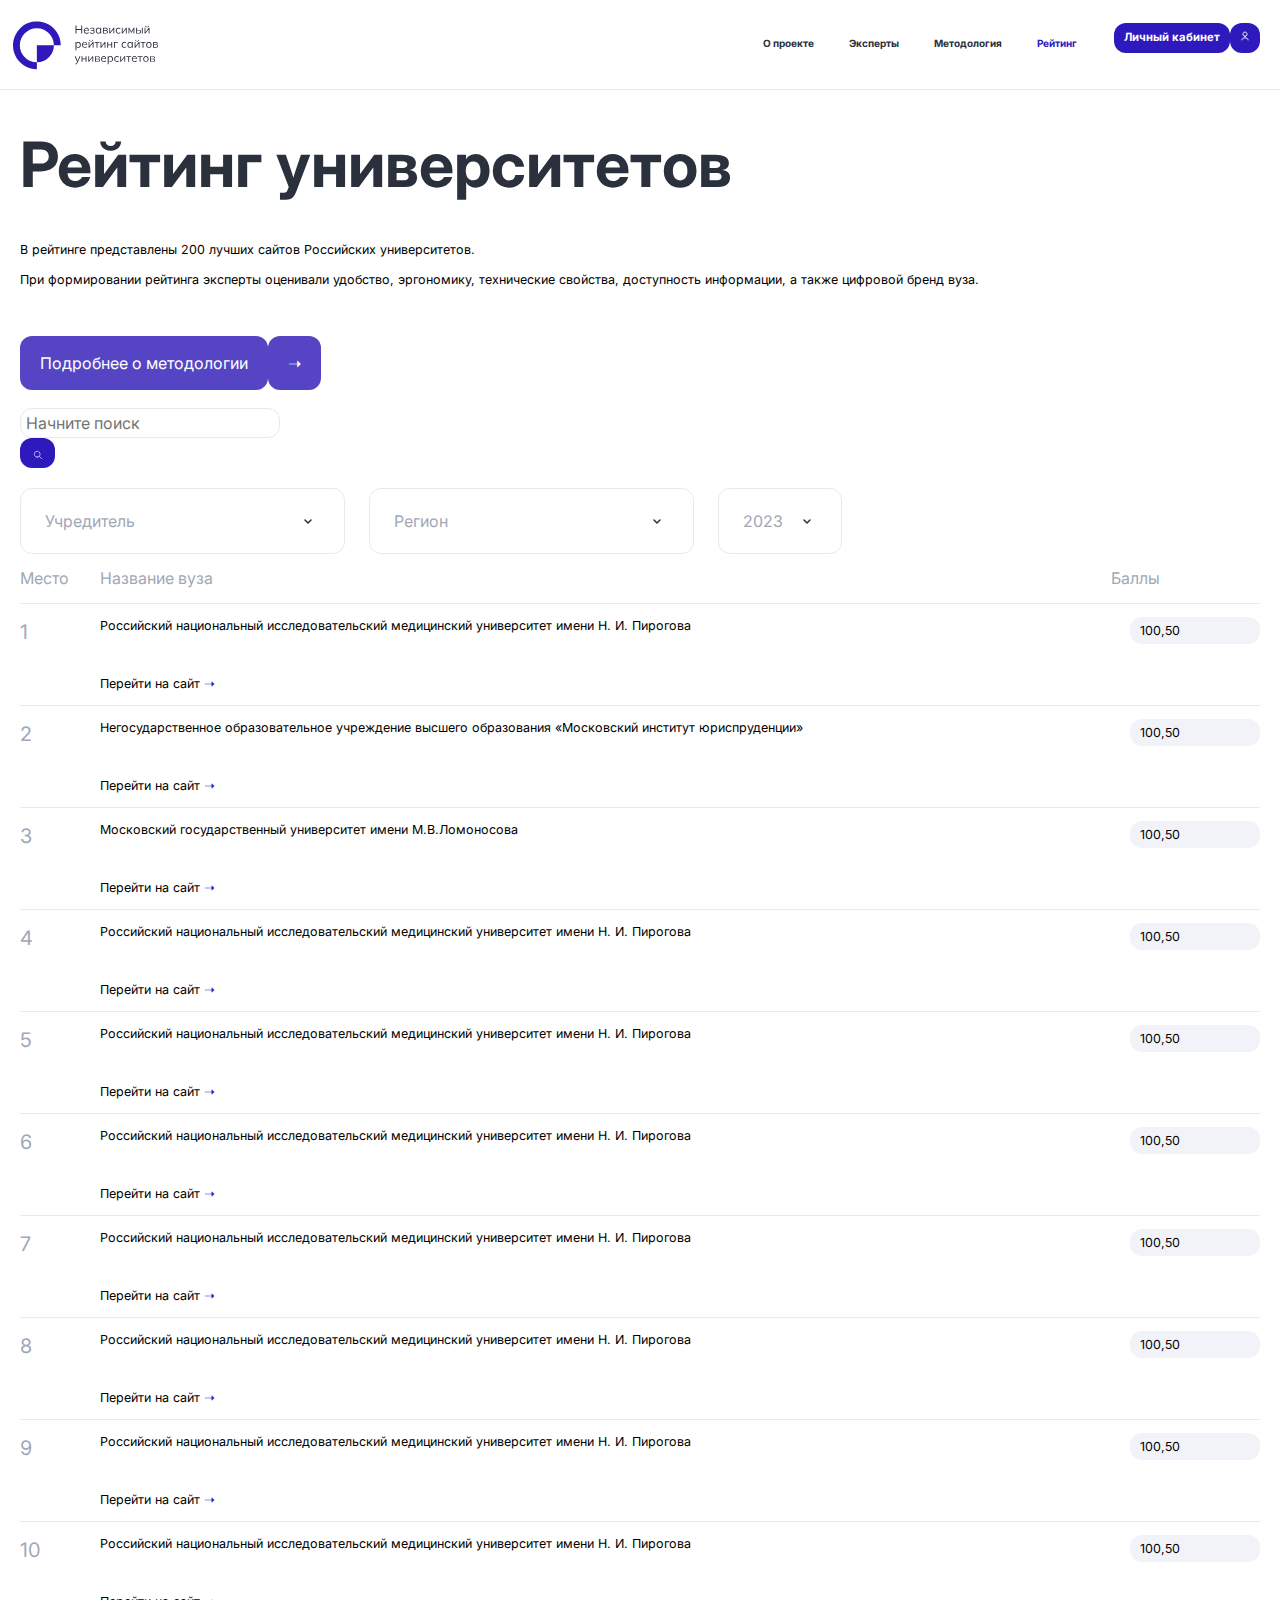
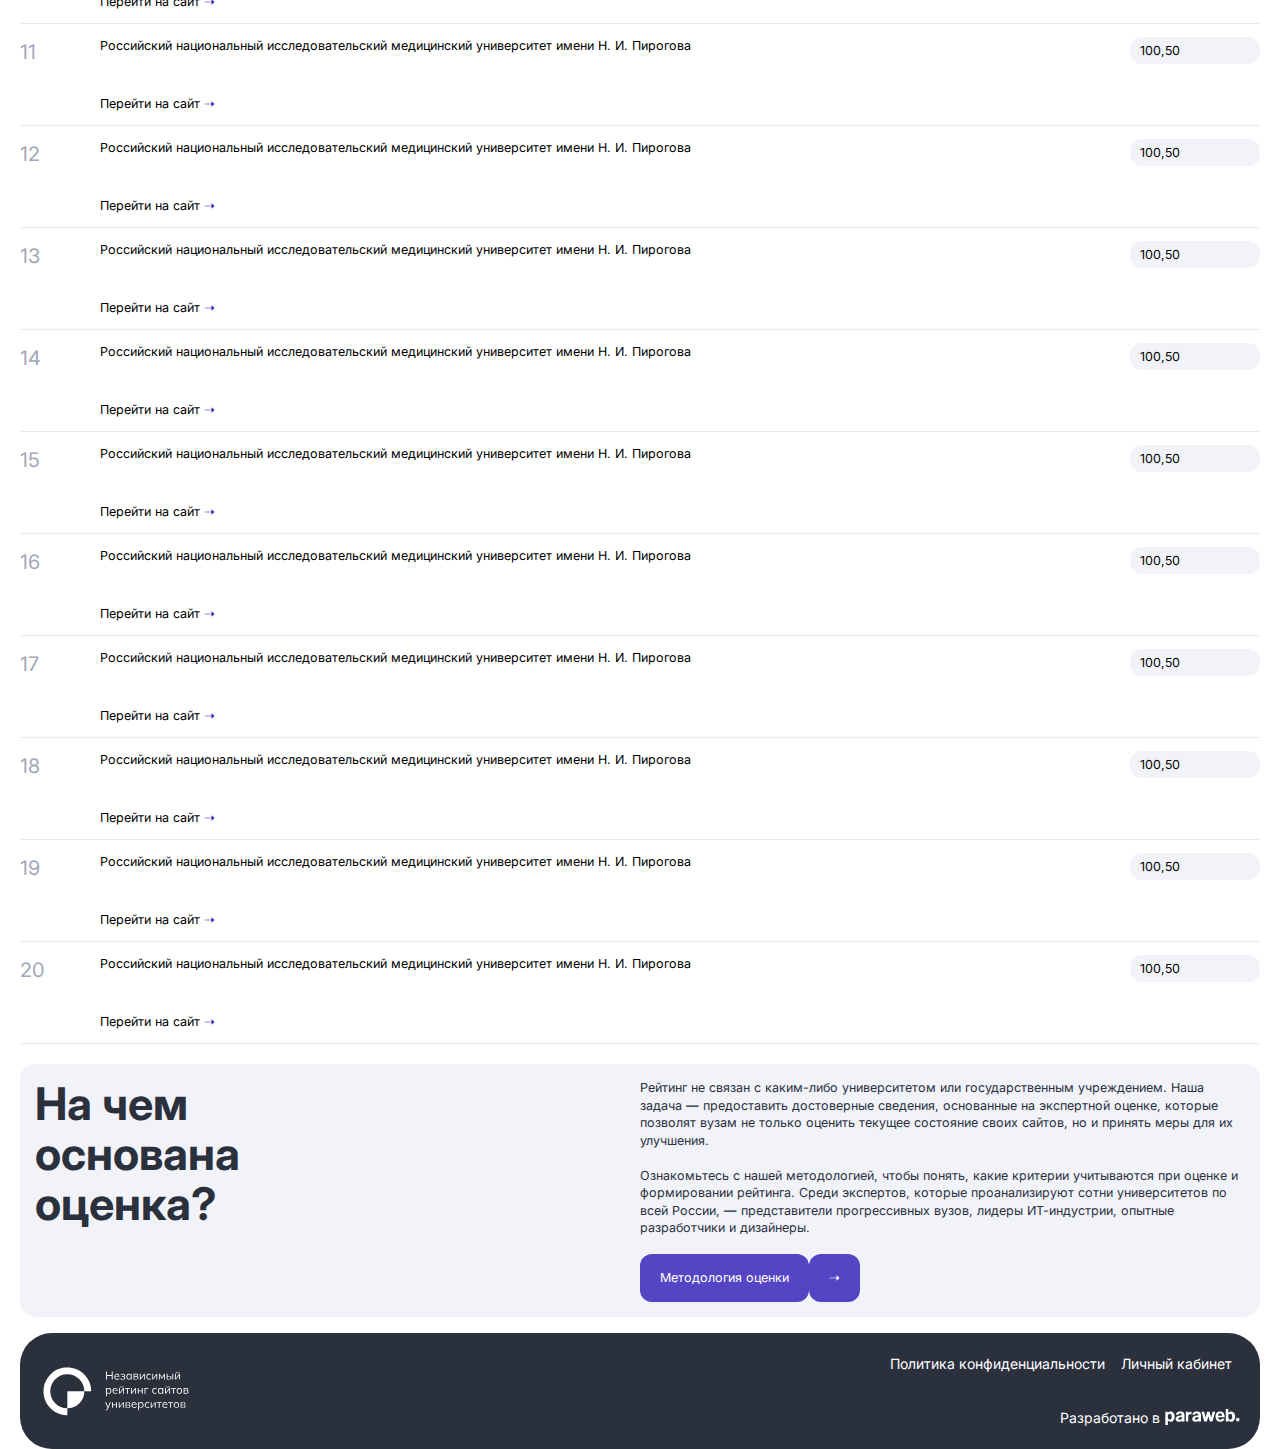
<file: rating.html>
<!doctype html>
<html>

<head>
  <title>Рейтинг НРСИ</title>
  <meta charset="UTF-8" />
  <meta name="viewport" content="width=device-width, initial-scale=1" />
  <link rel="stylesheet" href="css/pure-min.css" />
  <link rel="stylesheet" href="css/grids-responsive-min.css" />
  <link href="https://fonts.googleapis.com/css2?family=Inter&display=swap" rel="stylesheet" />
  <link rel="stylesheet" href="styles.css" />
  <script src="script.js"></script>
</head>

<body>

  <header style="border-bottom: 1px solid var(--border-color, #eaeaea);">
    <div class="topnav content-limiter">
      <img loading="lazy" src="img/nrsi_logo.svg" style="margin-top: 2rem;" id="logo" class="snap-to-grid" />
      <button class="h-navbar-icon hide-desktop" onclick="openNav()" style="margin-left: 8px; float: right; margin-top: 0.5rem;"><img src="img/menu.svg" /></button>
      <span id="auth" class="hide-mobile snap-to-grid"><button class="btn-excl">Личный кабинет</button><button class="btn-excl"><img src="img/user.svg" style="height: 1rem" /></button></span>
      <a style="color: #2D19BC" href="">Рейтинг</a>
      <a style="color: #2B303D;" href="">Методология</a>
      <a style="color: #2B303D;" href="">Эксперты</a>
      <a style="color: #2B303D;" href="./index.html">О проекте</a>
    </div>
  </header>

  <div class="content-limiter">
    <div class="snap-to-grid" style="margin-top: 4rem">
      <div>
        <h1>Рейтинг университетов</h1>
        <p>В рейтинге представлены 200 лучших сайтов Российских университетов.</p>
        <p>При формировании рейтинга эксперты оценивали удобство, эргономику, технические свойства, доступность информации, а также цифровой бренд вуза.</p>
        <div style="float: left; display: inline-flex; margin-top: 3.5rem" class="btn">
          <a class="btn-link" href="rating.html">Подробнее о методологии</a><a class="btn-link">➝</a>
        </div>
      </div>
    </div>

    <div class="snap-to-grid" style="margin-top: 12rem; display: grid; grid-template-columns: 32fr 1fr; gap: 0.5rem;">
      <form method="post" action="" id="searchform">
      <input class="search" id="searchfield" type="text" placeholder="Начните поиск" style="width: inherit; height: 1.75rem; padding: 0.5rem; display: flex;"></input>
      <button class="btn-icon" style="height: 3rem" type="submit"><img src="img/search.svg" style="height: 1rem"/></button>
      </form>
    </div>

    <button class="snap-to-grid hide-desktop" onclick="openNav1()" style="margin-top: 1rem; width: 93%; padding: 15px 20px; align-items: center; gap: 12px; border: 1px; border-radius: 12px; background: var(--element-color, #F1F3F9); display: flex;"><p>Фильтр ()</p><img style="margin-left: auto;" src="img/filter.svg"></button>

    <div class="dropdown snap-to-grid hide-mobile" style="margin-left: 2rem;">
      <button onclick="org()" class="dropbtn" style="margin-top: 2rem; display: flex; width: 325px; padding: 20px 24px; align-items: center; gap: 12px; border-radius: 12px; border: 1px solid var(--border-color, #EAEAEA); color: var(--text-color, #A2A7B6); background-color: var(--primary-color, #fff)">Учредитель<img src="img/caret-down.svg" style="height: 1rem; margin-left: auto; height: 24px; width: 24px;"></button>
      <div id="org" class="dropdown-content" style="width: 100%; ">
        <a href="#home">Lorem ipsum</a>
      </div>
    </div>
    <div class="dropdown snap-to-grid hide-mobile" style="margin-left: 0">
      <button onclick="reg()" class="dropbtn" style="margin-top: 2rem; display: flex; width: 325px; padding: 20px 24px; align-items: center; gap: 12px; border-radius: 12px; border: 1px solid var(--border-color, #EAEAEA); color: var(--text-color, #A2A7B6); background-color: var(--primary-color, #fff)">Регион<img src="img/caret-down.svg" style="height: 1rem; margin-left: auto; height: 24px; width: 24px;"></button>
      <div id="reg" class="dropdown-content" style="width: 100%;">
        <a href="#home">Lorem ipsum</a>
      </div>
    </div>
    <div id ="dropdown_year" class="dropdown snap-to-grid hide-mobile" style="margin-left: 0">
      <button onclick="year()" class="dropbtn" style="margin-top: 2rem; display: flex; width: 124px; padding: 20px 24px; align-items: center; gap: 12px; border-radius: 12px; border: 1px solid var(--border-color, #EAEAEA); color: var(--text-color, #A2A7B6); background-color: var(--primary-color, #fff)">2023<img src="img/caret-down.svg" style="height: 1rem; margin-left: auto; height: 24px; width: 24px;"></button>
      <div id="year" class="dropdown-content" style="width: 100%;">
        <a href="#home">Lorem ipsum</a>
      </div>
    </div>

  <div id="university_table" class="snap-to-grid hide-mobile" style="display: flex; flex-direction: column;">
   <div style="display: flex; align-items: flex-start; gap: 20px; flex-direction: row; border-bottom: 1px solid var(--border-color, #EAEAEA);"> 
    <p style="color: var(--text-dissabled-color, #A2A7B6); font-size: 16px; width: 6rem;">Место</p>
    <p style="color: var(--text-dissabled-color, #A2A7B6); font-size: 16px;">Название вуза</p>
    <p style="color: var(--text-dissabled-color, #A2A7B6); font-size: 16px; margin-left: auto; margin-right: 10rem;">Баллы</p>
  </div>
   <div style="display: flex; align-items: flex-start; gap: 20px; border-bottom: 1px solid var(--border-color, #EAEAEA);">
    <p style="color: var(--text-dissabled-color, #A2A7B6); gap: 2.5rem; font-size: 20px; width: 6rem;">1</p>
    <div style="display: flex; flex-direction: column; align-items: flex-start; gap: 16px; flex: 1 0 0; ">
    <p>Российский национальный исследовательский медицинский университет имени Н. И. Пирогова</p>
    <p>Перейти на сайт <span style="color: #2D19BC;">➝</span></p>
    </div>
    <p style="display: flex; width: 11rem; padding: 0.5rem 1rem; align-items: flex-start; gap: 10px; flex-shrink: 0; border-radius: 12px; background: var(--element-color, #F1F3F9);">100,50</p>
  </div>
  <div style="display: flex; align-items: flex-start; gap: 20px; border-bottom: 1px solid var(--border-color, #EAEAEA);">
    <p style="color: var(--text-dissabled-color, #A2A7B6); gap: 2.5rem; font-size: 20px; width: 6rem;">2</p>
    <div style="display: flex; flex-direction: column; align-items: flex-start; gap: 16px; flex: 1 0 0; ">
    <p>Негосударственное образовательное учреждение высшего образования «Московский институт юриспруденции»</p>
    <p>Перейти на сайт <span style="color: #2D19BC;">➝</span></p>
    </div>
    <p style="display: flex; width: 11rem; padding: 0.5rem 1rem; align-items: flex-start; gap: 10px; flex-shrink: 0; border-radius: 12px; background: var(--element-color, #F1F3F9);">100,50</p>
  </div>
  <div style="display: flex; align-items: flex-start; gap: 20px; border-bottom: 1px solid var(--border-color, #EAEAEA);">
    <p style="color: var(--text-dissabled-color, #A2A7B6); gap: 2.5rem; font-size: 20px; width: 6rem;">3</p>
    <div style="display: flex; flex-direction: column; align-items: flex-start; gap: 16px; flex: 1 0 0; ">
    <p>Московский государственный университет имени М.В.Ломоносова</p>
    <p>Перейти на сайт <span style="color: #2D19BC;">➝</span></p>
    </div>
    <p style="display: flex; width: 11rem; padding: 0.5rem 1rem; align-items: flex-start; gap: 10px; flex-shrink: 0; border-radius: 12px; background: var(--element-color, #F1F3F9);">100,50</p>
  </div>
  <div style="display: flex; align-items: flex-start; gap: 20px; border-bottom: 1px solid var(--border-color, #EAEAEA);">
    <p style="color: var(--text-dissabled-color, #A2A7B6); gap: 2.5rem; font-size: 20px; width: 6rem;">4</p>
    <div style="display: flex; flex-direction: column; align-items: flex-start; gap: 16px; flex: 1 0 0; ">
    <p>Российский национальный исследовательский медицинский университет имени Н. И. Пирогова</p>
    <p>Перейти на сайт <span style="color: #2D19BC;">➝</span></p>
    </div>
    <p style="display: flex; width: 11rem; padding: 0.5rem 1rem; align-items: flex-start; gap: 10px; flex-shrink: 0; border-radius: 12px; background: var(--element-color, #F1F3F9);">100,50</p>
  </div>
  <div style="display: flex; align-items: flex-start; gap: 20px; border-bottom: 1px solid var(--border-color, #EAEAEA);">
    <p style="color: var(--text-dissabled-color, #A2A7B6); gap: 2.5rem; font-size: 20px; width: 6rem;">5</p>
    <div style="display: flex; flex-direction: column; align-items: flex-start; gap: 16px; flex: 1 0 0; ">
    <p>Российский национальный исследовательский медицинский университет имени Н. И. Пирогова</p>
    <p>Перейти на сайт <span style="color: #2D19BC;">➝</span></p>
    </div>
    <p style="display: flex; width: 11rem; padding: 0.5rem 1rem; align-items: flex-start; gap: 10px; flex-shrink: 0; border-radius: 12px; background: var(--element-color, #F1F3F9);">100,50</p>
  </div>
  <div style="display: flex; align-items: flex-start; gap: 20px; border-bottom: 1px solid var(--border-color, #EAEAEA);">
    <p style="color: var(--text-dissabled-color, #A2A7B6); gap: 2.5rem; font-size: 20px; width: 6rem;">6</p>
    <div style="display: flex; flex-direction: column; align-items: flex-start; gap: 16px; flex: 1 0 0; ">
    <p>Российский национальный исследовательский медицинский университет имени Н. И. Пирогова</p>
    <p>Перейти на сайт <span style="color: #2D19BC;">➝</span></p>
    </div>
    <p style="display: flex; width: 11rem; padding: 0.5rem 1rem; align-items: flex-start; gap: 10px; flex-shrink: 0; border-radius: 12px; background: var(--element-color, #F1F3F9);">100,50</p>
  </div>
  <div style="display: flex; align-items: flex-start; gap: 20px; border-bottom: 1px solid var(--border-color, #EAEAEA);">
    <p style="color: var(--text-dissabled-color, #A2A7B6); gap: 2.5rem; font-size: 20px; width: 6rem;">7</p>
    <div style="display: flex; flex-direction: column; align-items: flex-start; gap: 16px; flex: 1 0 0; ">
    <p>Российский национальный исследовательский медицинский университет имени Н. И. Пирогова</p>
    <p>Перейти на сайт <span style="color: #2D19BC;">➝</span></p>
    </div>
    <p style="display: flex; width: 11rem; padding: 0.5rem 1rem; align-items: flex-start; gap: 10px; flex-shrink: 0; border-radius: 12px; background: var(--element-color, #F1F3F9);">100,50</p>
  </div>
  <div style="display: flex; align-items: flex-start; gap: 20px; border-bottom: 1px solid var(--border-color, #EAEAEA);">
    <p style="color: var(--text-dissabled-color, #A2A7B6); gap: 2.5rem; font-size: 20px; width: 6rem;">8</p>
    <div style="display: flex; flex-direction: column; align-items: flex-start; gap: 16px; flex: 1 0 0; ">
    <p>Российский национальный исследовательский медицинский университет имени Н. И. Пирогова</p>
    <p>Перейти на сайт <span style="color: #2D19BC;">➝</span></p>
    </div>
    <p style="display: flex; width: 11rem; padding: 0.5rem 1rem; align-items: flex-start; gap: 10px; flex-shrink: 0; border-radius: 12px; background: var(--element-color, #F1F3F9);">100,50</p>
  </div>
  <div style="display: flex; align-items: flex-start; gap: 20px; border-bottom: 1px solid var(--border-color, #EAEAEA);">
    <p style="color: var(--text-dissabled-color, #A2A7B6); gap: 2.5rem; font-size: 20px; width: 6rem;">9</p>
    <div style="display: flex; flex-direction: column; align-items: flex-start; gap: 16px; flex: 1 0 0; ">
    <p>Российский национальный исследовательский медицинский университет имени Н. И. Пирогова</p>
    <p>Перейти на сайт <span style="color: #2D19BC;">➝</span></p>
    </div>
    <p style="display: flex; width: 11rem; padding: 0.5rem 1rem; align-items: flex-start; gap: 10px; flex-shrink: 0; border-radius: 12px; background: var(--element-color, #F1F3F9);">100,50</p>
  </div>
  <div style="display: flex; align-items: flex-start; gap: 20px; border-bottom: 1px solid var(--border-color, #EAEAEA);">
    <p style="color: var(--text-dissabled-color, #A2A7B6); gap: 2.5rem; font-size: 20px; width: 6rem;">10</p>
    <div style="display: flex; flex-direction: column; align-items: flex-start; gap: 16px; flex: 1 0 0; ">
    <p>Российский национальный исследовательский медицинский университет имени Н. И. Пирогова</p>
    <p>Перейти на сайт <span style="color: #2D19BC;">➝</span></p>
    </div>
    <p style="display: flex; width: 11rem; padding: 0.5rem 1rem; align-items: flex-start; gap: 10px; flex-shrink: 0; border-radius: 12px; background: var(--element-color, #F1F3F9);">100,50</p>
  </div>
  <div style="display: flex; align-items: flex-start; gap: 20px; border-bottom: 1px solid var(--border-color, #EAEAEA);">
    <p style="color: var(--text-dissabled-color, #A2A7B6); gap: 2.5rem; font-size: 20px; width: 6rem;">11</p>
    <div style="display: flex; flex-direction: column; align-items: flex-start; gap: 16px; flex: 1 0 0; ">
    <p>Российский национальный исследовательский медицинский университет имени Н. И. Пирогова</p>
    <p>Перейти на сайт <span style="color: #2D19BC;">➝</span></p>
    </div>
    <p style="display: flex; width: 11rem; padding: 0.5rem 1rem; align-items: flex-start; gap: 10px; flex-shrink: 0; border-radius: 12px; background: var(--element-color, #F1F3F9);">100,50</p>
  </div>
  <div style="display: flex; align-items: flex-start; gap: 20px; border-bottom: 1px solid var(--border-color, #EAEAEA);">
    <p style="color: var(--text-dissabled-color, #A2A7B6); gap: 2.5rem; font-size: 20px; width: 6rem;">12</p>
    <div style="display: flex; flex-direction: column; align-items: flex-start; gap: 16px; flex: 1 0 0; ">
    <p>Российский национальный исследовательский медицинский университет имени Н. И. Пирогова</p>
    <p>Перейти на сайт <span style="color: #2D19BC;">➝</span></p>
    </div>
    <p style="display: flex; width: 11rem; padding: 0.5rem 1rem; align-items: flex-start; gap: 10px; flex-shrink: 0; border-radius: 12px; background: var(--element-color, #F1F3F9);">100,50</p>
  </div>
  <div style="display: flex; align-items: flex-start; gap: 20px; border-bottom: 1px solid var(--border-color, #EAEAEA);">
    <p style="color: var(--text-dissabled-color, #A2A7B6); gap: 2.5rem; font-size: 20px; width: 6rem;">13</p>
    <div style="display: flex; flex-direction: column; align-items: flex-start; gap: 16px; flex: 1 0 0; ">
    <p>Российский национальный исследовательский медицинский университет имени Н. И. Пирогова</p>
    <p>Перейти на сайт <span style="color: #2D19BC;">➝</span></p>
    </div>
    <p style="display: flex; width: 11rem; padding: 0.5rem 1rem; align-items: flex-start; gap: 10px; flex-shrink: 0; border-radius: 12px; background: var(--element-color, #F1F3F9);">100,50</p>
  </div>
  <div style="display: flex; align-items: flex-start; gap: 20px; border-bottom: 1px solid var(--border-color, #EAEAEA);">
    <p style="color: var(--text-dissabled-color, #A2A7B6); gap: 2.5rem; font-size: 20px; width: 6rem;">14</p>
    <div style="display: flex; flex-direction: column; align-items: flex-start; gap: 16px; flex: 1 0 0; ">
    <p>Российский национальный исследовательский медицинский университет имени Н. И. Пирогова</p>
    <p>Перейти на сайт <span style="color: #2D19BC;">➝</span></p>
    </div>
    <p style="display: flex; width: 11rem; padding: 0.5rem 1rem; align-items: flex-start; gap: 10px; flex-shrink: 0; border-radius: 12px; background: var(--element-color, #F1F3F9);">100,50</p>
  </div>
  <div style="display: flex; align-items: flex-start; gap: 20px; border-bottom: 1px solid var(--border-color, #EAEAEA);">
    <p style="color: var(--text-dissabled-color, #A2A7B6); gap: 2.5rem; font-size: 20px; width: 6rem;">15</p>
    <div style="display: flex; flex-direction: column; align-items: flex-start; gap: 16px; flex: 1 0 0; ">
    <p>Российский национальный исследовательский медицинский университет имени Н. И. Пирогова</p>
    <p>Перейти на сайт <span style="color: #2D19BC;">➝</span></p>
    </div>
    <p style="display: flex; width: 11rem; padding: 0.5rem 1rem; align-items: flex-start; gap: 10px; flex-shrink: 0; border-radius: 12px; background: var(--element-color, #F1F3F9);">100,50</p>
  </div>
  <div style="display: flex; align-items: flex-start; gap: 20px; border-bottom: 1px solid var(--border-color, #EAEAEA);">
    <p style="color: var(--text-dissabled-color, #A2A7B6); gap: 2.5rem; font-size: 20px; width: 6rem;">16</p>
    <div style="display: flex; flex-direction: column; align-items: flex-start; gap: 16px; flex: 1 0 0; ">
    <p>Российский национальный исследовательский медицинский университет имени Н. И. Пирогова</p>
    <p>Перейти на сайт <span style="color: #2D19BC;">➝</span></p>
    </div>
    <p style="display: flex; width: 11rem; padding: 0.5rem 1rem; align-items: flex-start; gap: 10px; flex-shrink: 0; border-radius: 12px; background: var(--element-color, #F1F3F9);">100,50</p>
  </div>
  <div style="display: flex; align-items: flex-start; gap: 20px; border-bottom: 1px solid var(--border-color, #EAEAEA);">
    <p style="color: var(--text-dissabled-color, #A2A7B6); gap: 2.5rem; font-size: 20px; width: 6rem;">17</p>
    <div style="display: flex; flex-direction: column; align-items: flex-start; gap: 16px; flex: 1 0 0; ">
    <p>Российский национальный исследовательский медицинский университет имени Н. И. Пирогова</p>
    <p>Перейти на сайт <span style="color: #2D19BC;">➝</span></p>
    </div>
    <p style="display: flex; width: 11rem; padding: 0.5rem 1rem; align-items: flex-start; gap: 10px; flex-shrink: 0; border-radius: 12px; background: var(--element-color, #F1F3F9);">100,50</p>
  </div>
  <div style="display: flex; align-items: flex-start; gap: 20px; border-bottom: 1px solid var(--border-color, #EAEAEA);">
    <p style="color: var(--text-dissabled-color, #A2A7B6); gap: 2.5rem; font-size: 20px; width: 6rem;">18</p>
    <div style="display: flex; flex-direction: column; align-items: flex-start; gap: 16px; flex: 1 0 0; ">
    <p>Российский национальный исследовательский медицинский университет имени Н. И. Пирогова</p>
    <p>Перейти на сайт <span style="color: #2D19BC;">➝</span></p>
    </div>
    <p style="display: flex; width: 11rem; padding: 0.5rem 1rem; align-items: flex-start; gap: 10px; flex-shrink: 0; border-radius: 12px; background: var(--element-color, #F1F3F9);">100,50</p>
  </div>
  <div style="display: flex; align-items: flex-start; gap: 20px; border-bottom: 1px solid var(--border-color, #EAEAEA);">
    <p style="color: var(--text-dissabled-color, #A2A7B6); gap: 2.5rem; font-size: 20px; width: 6rem;">19</p>
    <div style="display: flex; flex-direction: column; align-items: flex-start; gap: 16px; flex: 1 0 0; ">
    <p>Российский национальный исследовательский медицинский университет имени Н. И. Пирогова</p>
    <p>Перейти на сайт <span style="color: #2D19BC;">➝</span></p>
    </div>
    <p style="display: flex; width: 11rem; padding: 0.5rem 1rem; align-items: flex-start; gap: 10px; flex-shrink: 0; border-radius: 12px; background: var(--element-color, #F1F3F9);">100,50</p>
  </div>
  <div style="display: flex; align-items: flex-start; gap: 20px; border-bottom: 1px solid var(--border-color, #EAEAEA);">
    <p style="color: var(--text-dissabled-color, #A2A7B6); gap: 2.5rem; font-size: 20px; width: 6rem;">20</p>
    <div style="display: flex; flex-direction: column; align-items: flex-start; gap: 16px; flex: 1 0 0; ">
    <p>Российский национальный исследовательский медицинский университет имени Н. И. Пирогова</p>
    <p>Перейти на сайт <span style="color: #2D19BC;">➝</span></p>
    </div>
    <p style="display: flex; width: 11rem; padding: 0.5rem 1rem; align-items: flex-start; gap: 10px; flex-shrink: 0; border-radius: 12px; background: var(--element-color, #F1F3F9);">100,50</p>
  </div>
  </div>
    

 <div class="hide-desktop"> 
  <button class="accordion" style="color: var(--text-dissabled-color, #A2A7B6); font-size: 16px;">1 <br /> <span style="color: #2b303d;"><p>Российский национальный исследовательский медицинский университет имени Н. И. Пирогова</p></span></button>
  <div class="panel" style="display: flex; flex-direction: column;"> 
    <p style="color: var(--text-dissabled-color, #A2A7B6); font-size: 16px; margin-right: auto; margin-top: 0;">Баллы</p>
    <p style="display: flex; width: 9rem; margin-top: 0; padding: 0.5rem 1rem; align-items: flex-start; gap: 10px; flex-shrink: 0; border-radius: 12px; background: var(--element-color, #F1F3F9);">100,50</p>
    <p style="color: var(--text-dissabled-color, #A2A7B6); font-size: 16px; margin-right: auto; margin-top: 0;">Сайт</p>
    <p style=" margin-top: 0;">Перейти на сайт <span style="color: #2D19BC;">➝</span></p>
   </div>
  </div>

  

  <div class="pure-g snap-to-grid" style="background: var(--element-color, #F1F3F9); border-radius: 1.5rem; padding: 1.5rem; margin-top: 2rem">
    <div class="pure-u-1 pure-u-md-1-2">
      <h2 style="font-family: Inter; margin: inherit; color: var(--text-color, #2B303D);">На чем <br /> основана <br /> оценка?</h2>
    </div>
    <div class="pure-u-1 pure-u-md-1-2 text block-padding">Рейтинг не связан с каким-либо университетом или государственным учреждением. Наша задача — предоставить достоверные сведения, основанные на экспертной оценке, которые позволят
      вузам не только
      оценить
      текущее состояние своих сайтов, но и принять меры для их улучшения.
      <br /> <br /> Ознакомьтесь с нашей методологией, чтобы понять, какие критерии учитываются при оценке и формировании рейтинга. Среди экспертов, которые проанализируют сотни университетов по всей России, — представители
      прогрессивных
      вузов, лидеры ИТ-индустрии, опытные разработчики и дизайнеры.
      <br /><br />
      <div style="display: flex;" class="btn"><a class="btn-link" href="rating.html">Методология оценки</a><a class="btn-link">➝</a></div>
    </div>
  </div>
  </div>
  <footer class="content-limiter">
    <div id="footer-flex" class="snap-to-grid hide-mobile" style="display: flex; justify-content: space-between; border-radius: 32px; background-color: var(--text-color, #2b303d); margin-top: 16px; padding: 2rem;">
      <img loading="lazy" id="logo" src="img/nrsi_logo_white.svg" class="snap-to-grid" style="width: 100%; overflow: hidden; max-width: 16rem; margin: auto 0;" />
      <div>
        <div style="gap: 8px; display: flex; align-items: flex-start;">
          <a href="privacy-policy" style="color: var(--text-contrast-color, #fff); font: 400 14px/157% Inter, sans-serif; text-decoration: none;">Политика конфиденциальности</a><br />
          <a href="account" style="color: var(--text-contrast-color, #fff); font: 400 14px/157% Inter, sans-serif; text-decoration: none;">Личный кабинет</a><br />
        </div>
        <div style="color: var(--text-contrast-color, #fff); margin-top: 3rem; align-self: left; white-space: nowrap; font: 400 14px/157% Inter, sans-serif; float: right">Разработано в <img loading="lazy" src="img/paraweb.svg"
            style="margin-left: 0.125rem; transform: translate(0px,0.2rem);" /></div>
      </div>
    </div>

    <div id="footer-flex" class="snap-to-grid hide-desktop" style="display: flex; justify-content: space-between; border-radius: 32px; background-color: var(--text-color, #2b303d); margin-top: 16px; padding: 2rem;">
      <img loading="lazy" src="img/nrsi_logo_white.svg" class="snap-to-grid" style="width: 100%; overflow: hidden; max-width: 16rem; margin: auto 0;"/>
      <div>
        <div style="gap: 8px; margin-top: 2.5rem; line-height: 3rem;">
          <a href="privacy-policy" style="color: var(--text-contrast-color, #fff); font: 400 14px/157% Inter, sans-serif; text-decoration: none;">Политика конфиденциальности</a><br />
          <a href="account" style="color: var(--text-contrast-color, #fff); font: 400 14px/157% Inter, sans-serif; text-decoration: none;">Личный кабинет</a><br />
        </div>
        <div style="color: var(--text-contrast-color, #fff); margin-top: 1.5rem; white-space: nowrap; font: 400 14px/157% Inter, sans-serif; float: left;">Разработано в <img loading="lazy" src="img/paraweb.svg"
            style="margin-left: 0.125rem; transform: translate(0px,0.2rem);" /></div>
      </div>
    </div>
  </footer>
  <!--Умница, залез в код и нашёл комментарий. Доволен собой? :)-->
  <div id="filternav" class="overlay">
    <div class="snap-to-grid">
      <span style="display: flex;"><h2>Фильтр</h2><a href="javascript:void(0)" class="curtain-button-white" style="margin-top: 1.5rem; margin-left: auto;" onclick="closeNav1()"> <img src="img/close.svg" /></a></span>
      <div style="border-bottom: 1px solid var(--border-color, #eaeaea);">
      <button class="accordion" >Учредитель ()</button>
      <div class="panel" style="margin-top: 1rem;">
        <label class="container">Центральный федеральный округ
          <input type="checkbox">
          <span class="checkmark"></span>
        </label>
        <label class="container">Северо-западный федерльный округ
          <input type="checkbox">
          <span class="checkmark"></span>
        </label>
        <label class="container">Южный федеральный округ
          <input type="checkbox">
          <span class="checkmark"></span>
        </label>
        <label class="container">Северо-Кавказский федеральный округ
          <input type="checkbox">
          <span class="checkmark"></span>
        </label>
        <label class="container">Приволжский федеральный округ
          <input type="checkbox">
          <span class="checkmark"></span>
        </label>
        <label class="container">Уральский федеральный округ
          <input type="checkbox">
          <span class="checkmark"></span>
        </label>
        <label class="container">Сибирский федеральный округ
          <input type="checkbox">
          <span class="checkmark"></span>
        </label>
        <label class="container">Дальневосточный федеральный округ
          <input type="checkbox">
          <span class="checkmark"></span>
        </label>
        
      </div>
      </div>
      <div style="margin-top: 1rem; border-bottom: 1px solid var(--border-color, #eaeaea);">
      <button class="accordion">Регион()</button>
      <div class="panel">
        <label class="container">Центральный федеральный округ
          <input type="checkbox">
          <span class="checkmark"></span>
        </label>
        <label class="container">Северо-западный федерльный округ
          <input type="checkbox">
          <span class="checkmark"></span>
        </label>
        <label class="container">Южный федеральный округ
          <input type="checkbox">
          <span class="checkmark"></span>
        </label>
        <label class="container">Северо-Кавказский федеральный округ
          <input type="checkbox">
          <span class="checkmark"></span>
        </label>
        <label class="container">Приволжский федеральный округ
          <input type="checkbox">
          <span class="checkmark"></span>
        </label>
        <label class="container">Уральский федеральный округ
          <input type="checkbox">
          <span class="checkmark"></span>
        </label>
        <label class="container">Сибирский федеральный округ
          <input type="checkbox">
          <span class="checkmark"></span>
        </label>
        <label class="container">Дальневосточный федеральный округ
          <input type="checkbox">
          <span class="checkmark"></span>
        </label>
      </div>
      </div>
      <div style="margin-top: 1rem; border-bottom: 1px solid var(--border-color, #eaeaea);">
      <button class="accordion">Год</button>
      <div class="panel">
        <label class="container">Центральный федеральный округ
          <input type="checkbox">
          <span class="checkmark"></span>
        </label>
        <label class="container">Северо-западный федерльный округ
          <input type="checkbox">
          <span class="checkmark"></span>
        </label>
        <label class="container">Южный федеральный округ
          <input type="checkbox">
          <span class="checkmark"></span>
        </label>
        <label class="container">Северо-Кавказский федеральный округ
          <input type="checkbox">
          <span class="checkmark"></span>
        </label>
        <label class="container">Приволжский федеральный округ
          <input type="checkbox">
          <span class="checkmark"></span>
        </label>
        <label class="container">Уральский федеральный округ
          <input type="checkbox">
          <span class="checkmark"></span>
        </label>
        <label class="container">Сибирский федеральный округ
          <input type="checkbox">
          <span class="checkmark"></span>
        </label>
        <label class="container">Дальневосточный федеральный округ
          <input type="checkbox">
          <span class="checkmark"></span>
        </label>
      </div>
    </div>
    </div>
  </div>

  <div id="ratenav" class="overlay1">
    <div class="snap-to-grid">
      <div style="border-bottom: 1px solid var(--border-color, #332688); padding-bottom: 1rem;">
      <img loading="lazy" style="padding-top: 1rem" src="img/nrsi_logo_white.svg" id="logo" />
      <a href="javascript:void(0)" class="curtain-button" style="padding: 0.2rem; float: right" onclick="closeNav()"> <img src="img/close.svg" /></a>
      </div>
      <div style="display: flex; flex-direction: column; padding-top: 2rem;">
        <h2 style="line-height: 1rem!important"><a href="#" style="text-decoration: none; color: white">О проекте</a></h2>
        <h2 style="line-height: 1rem!important"><a href="#" style="text-decoration: none; color: white">Эксперты</a></h2>
        <h2 style="line-height: 1rem!important"><a href="#" style="text-decoration: none; color: white">Методология</a></h2>
        <h2 style="line-height: 1rem!important"><a href="rating.html" style="text-decoration: none; color: white">Рейтинг</a></h2>
        <p>
          <span id="auth"><button class="btn-excl" style="background-color: #5545c5;">Личный кабинет</button><button class="btn-excl" style="background-color: #5545c5;"><img src="img/user.svg" style="height: 1rem" /></button></span>
        </p>
      </div>
    </div>
  </div>

  <script>
  var acc = document.getElementsByClassName("accordion");
  var i;
  
  for (i = 0; i < acc.length; i++) {
    acc[i].addEventListener("click", function() {
      this.classList.toggle("active");
      var panel = this.nextElementSibling;
      if (panel.style.maxHeight) {
        panel.style.maxHeight = null;
      } else {
        panel.style.maxHeight = panel.scrollHeight + "px";
      } 
    });
  }

  $("#searchform input[type='submit']").click(function() {
    input = $("#searchfield").val();

    $.ajax({
        type: "POST",
        url: "/rating",
        data: input,
        success: function(result) {
            $("#university_table").html(result).show();
        },
        error: function(result){
            $("#university_table").html(result).show();
        }
    });

    return false;
  });
  </script>
</body>
</html>
</file>
<file: styles.css>
.transition-disabled * {
  transition: none !important; /* stylelint-disable-line declaration-no-important */
}

.hidden,
[hidden] {
  display: none !important; /* stylelint-disable-line declaration-no-important */
}

*.disabled {
  cursor: not-allowed;
  opacity: 0.33;
}

html,
body {
  -webkit-font-smoothing: antialiased;
  -moz-osx-font-smoothing: grayscale;
  min-height: 100vh;
  margin: 0;
}

html {
  font-size: 62.5%;
  background: #fff;
}

@media screen and (max-width: 767px) {
  html {
    font-size: calc(10px 13 * (100vw - 375px) / 447);
  }
}

@media screen and (min-width: 768px) and (max-width: 1023px) {
  html {
    font-size: calc(10px 4 * (100vw - 768px) / 255);
  }
}

@media (min-width: 1024px) and (max-width: 1360px) {
  html {
    font-size: calc(8px 2 * (100vw - 1024px) / 336);
  }
}

body {
  font-size: 1.6rem;
}

body,
h1,
h2,
h3,
h4,
h5,
h6 {
  font-family: "Inter", sans-serif;
}

@media (min-width: 767px) {
  .hide-desktop {
    display: none!important;
  }
}

@media (max-width: 877px) {
  #dropdown_year {
    margin-left: 2rem!important;
  }
}

a {
  text-decoration: none;
}

body,
html {
  height: 100%;
  line-height: 1.5;
  background-color: #ffffff;
}

h1 {
  font-family: Inter;
  font-size: 6.25rem;
  font-style: bold;
  line-height: 6.75rem;
  color: var(--text-color, #2B303D);
}

h2 {
  font-family: Inter;
  font-size: 4.5rem;
  font-style: bold;
  line-height: 5rem;
  color: var(--text-color, #2B303D);
}

.snap-to-grid {
  margin-left: 2rem;
  margin-right: 2rem;
}

.content-limiter {
  max-width: 140rem;
  margin-right: auto;
  margin-left: auto;
}

#logo {
  height: 5rem;
  margin: 1.25rem;
}

header {
  border-bottom: 1px solid var(--border-color, #332688);
  gap: 1rem;
}

header-trans {
  border-bottom: 1px solid var(--border-color, #eaeaea);
  background-color: var(--app-bg, #fff);
  gap: 1rem;
}

html {
  font-size: 10px 
}

.btn-excl {
  color: #fff;
  border-radius: 12px;
  background-color: #2d19bc;
  padding: 0.75rem 2rem;
  height: 4rem;
  font-family: Inter;
  font-size: 1.125rem;
  font-style: normal;
  font-weight: bolder;
  line-height: 1.25rem;
  border: 1px;
}

.btn-icon {
  color: #fff;
  border-radius: 12px;
  background-color: #2d19bc;
  padding: 0.75rem 1.25rem;
  height: 4rem;
  border: 1px;
}

#auth .btn-excl {
  color: #fff;
  border-radius: 12px;
  background-color: #2d19bc;
  padding: 0.75rem 1rem;
  height: 3rem;
  font-family: Inter;
  font-size: 1.125rem;
  font-style: normal;
  font-weight: bolder;
  line-height: 1.25rem;
  border: 1px;
}

.topnav {
  overflow: hidden;
}

/* Style the links inside the navigation bar */
.topnav a {
  float: right;
  color: #fff;
  text-align: center;
  padding: 3.75rem 1.75rem;
  text-decoration: none;
  font-family: Inter;
  font-size: 1rem;
  font-weight: bolder;
  line-height: 1rem;
}

.topnav-trans  a {
  float: right;
  text-align: center;
  padding: 3.25rem 1.75rem;
  text-decoration: none;
  font-family: Inter;
  font-size: 1rem;
  font-weight: bolder;
  line-height: 1rem;
}

/* Change the color of links on hover */
.topnav-trans a:hover {
  color: #2D19BC;
  transition: color 1s;
}

.topnav span {
  float: right;
  margin-top: 2.25rem;
}

.panel {
  padding: 0 18px;
  background-color: white;
  max-height: 0;
  overflow: hidden;
  transition: max-height 0.2s ease-out;
}

.accordion:after {
  color: #777;
  font-weight: bold;
  float: right;
  margin-left: 5px;
}

.accordion {
  background-color: #fff;
  color: #2B303D;
  padding: 18px;
  cursor: pointer;
  width: 100%;
  border: none;
  text-align: left;
  outline: none;
  font-size: 16px;
  transition: 0.4s;
}

.h-navbar-icon {
  color: var(--text-contrast-color, #fff);
  border-radius: 12px;
  background-color: var(--primary-color, #FFFFFF);
  padding: 0.75rem 1rem;
  min-height: 3rem;
  font: 500 16px/100% Inter, sans-serif;
  border: 1px;
  max-width: 600px;
}

#un {
  height: 5.5rem; 
  width: 16rem; 
  display: inline-flex;
}

.info {
  display: grid;
  justify-content: space-between;
  align-items: center;
  border-top: 1px solid var(--border-color, #ffffff26);
  bottom: 0;
  left: 0;
  right: 0;
  position: absolute;
}

.overlay {
  height: 0%;
  width: 100%;
  position: fixed;
  z-index: 1;
  top: 0;
  left: 0;
  background: white;
  overflow-x: hidden;
  transition: 0.5s;
}

.curtain-button-white {
  display: flex;
  width: 40px;
  height: 40px;
  padding: 0.5rem;
  justify-content: center;
  align-items: center;
  border-radius: 12px;
  background: var(--text-contrast-color, #F1F3F9);
}

.overlay1 {
  height: 0%;
  width: 100%;
  position: fixed;
  z-index: 1;
  top: 0;
  left: 0;
  background: linear-gradient(155deg, rgba(15, 0, 114, 1) 0%, rgba(23, 13, 93, 1) 22%, rgba(57, 41, 168, 1) 62%, rgba(44, 24, 186, 1) 100%);
  overflow-x: hidden;
  transition: 0.5s;
}

.curtain-button {
  display: flex;
  width: 40px;
  height: 40px;
  margin-top: 1.5rem;
  justify-content: center;
  align-items: center;
  border-radius: 12px;
  background: var(--text-contrast-color, #FFF);
}

.btn>a:hover {
  background: linear-gradient(135deg, rgba(48,27,195,1) 5%, rgba(24,7,135,1) 100%);
}

.btn>a:hover~a {
  background: linear-gradient(135deg, rgba(24,7,135,1) 0%, rgba(15,0,114,1) 100%);
}

.btn>a:hover prev {
  background: linear-gradient(135deg, rgba(48, 27, 195, 1) 5%, rgba(24, 7, 135, 1) 100%);;
}

@media (max-width: 767px) {
  .hide-mobile {
    display: none!important;
  }
  .btn-link {
    padding: 1rem 1.5rem!important;
    font-size: 1rem!important;
  }

  header {
    padding: 1rem;
  }

  #footer-flex {
    flex-direction: column;
  }

  header .topnav {
    margin-left: 0rem;
    margin-right: 0rem;
  }

  #logo {
    height: 3.5rem;
    margin-top: 0.5rem!important;
    margin-left: 0rem;
    margin-bottom: 0rem;
  }

  .snap-to-grid {
    margin-left: 1rem;
    margin-right: 1rem;
  }

  .topnav a {
    display: none;
  }

  h1 {
    font-family: Inter;
    font-size: 2.75rem;
    font-style: bolder;
    line-height: 3.25rem;
  }

  h2 {
    font-family: Inter;
    font-size: 2.375rem;
    font-style: bold;
    line-height: 2.875rem;
    color: var(--text-color, #2B303D);
  }

  .btn-excl {
    font-size: 1rem;
  }

  html,
  p {
    font-family: Inter;
    font-size: 1rem;
    font-style: normal;
    font-weight: 400;
    line-height: 1.5rem;
  }


  footer {
    width: inherit !important;
    flex-direction: column;
    align-items: flex-start;
    gap: 40px;
    padding: 1rem !important;
  }

  .main-container {
    width: inherit !important;
    flex-direction: column;
    align-items: flex-start;
    gap: 40px;
    padding: 1rem !important;
  }

  #p1 {
    padding: 1rem !important;
    width: inherit !important;
  }

  #b1 {
    width: inherit !important;
    border-top: 1px solid var(--border-color, #ffffff26) !important;
    border-right: 0px !important;
    align-self: center !important;
  }

  #un {
    align-self: center !important;
    height: 4rem; 
    width: 12rem; 
  }

  .info {
    padding-left: 0rem !important;
    border-top: 0px !important;
    justify-content: center !important;
    flex-direction: row-reverse;
    font-family: Inter;
    font-size: 16px;
    font-style: normal;
    font-weight: 400;
    line-height: 24px;
    display: inline-flex;
    flex-direction: column-reverse;
    align-items: flex-start;
    position: absolute;
    bottom: 0;
    left: 0;
    right: 0;
  }

  .block-padding {
    padding-top: 2.5rem
  }
}

@media (min-width: 767px) {
  .hide-desktop {
    display: none;
  }
}

.btn-link {
  background-color: #5545c5;
  color: #fff;
  border: 1px;
  text-align: center;
  text-decoration: none;
  display: inline-block;
  padding: 1.5rem 2rem;
  border-radius: 12px;
}

.dropbtn {
  background-color: #3498DB;
  color: black;
  padding: 16px;
  font-size: 16px;
  border: none;
  cursor: pointer;
}

.dropbtn:hover, .dropbtn:focus {
  background-color: #2980B9;
}

.dropdown {
  position: relative;
  display: inline-block;
}

.dropdown-content {
  display: none;
  position: absolute;
  background-color: #f1f1f1;
  min-width: 160px;
  overflow: auto;
  box-shadow: 0px 8px 16px 0px rgba(0,0,0,0.2);
  z-index: 1;
}

.show {display: block;}

.dropdown-content a {
  color: black;
  padding: 12px 16px;
  text-decoration: none;
  display: block;
}

.dropdown a:hover {background-color: #ddd;}

.text {
  font-family: Inter;
  font-size: 1.25rem;
  font-style: normal;
  font-weight: 400;
  line-height: 1.75rem;
  color: var(--text-color, #2B303D);
}

p {
  font-family: Inter;
  font-size: 1.25rem;
  font-style: normal;
  font-weight: 400;
  line-height: 1.75rem;
}

.search {
  padding: 18px 24px;
  width: auto;
  align-items: center;
  gap: 12px;
  border-radius: 12px;
  border: 1px solid var(--border-color, #EAEAEA);
  height: 1rem;
  color: var(--text-dissabled-color, #A2A7B6);
  /* Desktop/body */
  font-family: Inter;
  font-size: 16px;
  font-style: normal;
  font-weight: 400;
  line-height: 24px;
}

thead {
  color: var(--text-dissabled-color, #A2A7B6);
  font-family: Inter;
  font-size: 1rem;
  font-style: normal;
  font-weight: 400;
  line-height: 1.5rem;
}

.container input {
  position: absolute;
  opacity: 0;
  cursor: pointer;
  height: 0;
  width: 0;
}

.checkmark {
  position: absolute;
  top: 0;
  left: 0;
  height: 25px;
  width: 25px;
  background-color: #fff;
  border-radius: 4px;
  border: 1px solid var(--text-dissabled-color, #A2A7B6);
}

.container:hover input ~ .checkmark {
  background-color: #ccc;
}

.container input:checked ~ .checkmark {
  background-color: #2D19BC;
}

.checkmark:after {
  content: "";
  position: absolute;
  display: none;
}

.container input:checked ~ .checkmark:after {
  display: block;
}

.container .checkmark:after {
  left: 9px;
  top: 5px;
  width: 5px;
  height: 10px;
  border: solid white;
  border-width: 0 3px 3px 0;
  -webkit-transform: rotate(45deg);
  -ms-transform: rotate(45deg);
  transform: rotate(45deg);
}

.container {
  display: block;
  position: relative;
  padding-left: 35px;
  margin-bottom: 12px;
  cursor: pointer;
  font-size: 14px;
  -webkit-user-select: none;
  -moz-user-select: none;
  -ms-user-select: none;
  user-select: none;
}
</file>
<file: css/grids-responsive-min.css>
/*!
Pure v3.0.0
Copyright 2013 Yahoo!
Licensed under the BSD License.
https://github.com/pure-css/pure/blob/master/LICENSE
*/
@media screen and (min-width:35.5em){.pure-u-sm-1,.pure-u-sm-1-1,.pure-u-sm-1-12,.pure-u-sm-1-2,.pure-u-sm-1-24,.pure-u-sm-1-3,.pure-u-sm-1-4,.pure-u-sm-1-5,.pure-u-sm-1-6,.pure-u-sm-1-8,.pure-u-sm-10-24,.pure-u-sm-11-12,.pure-u-sm-11-24,.pure-u-sm-12-24,.pure-u-sm-13-24,.pure-u-sm-14-24,.pure-u-sm-15-24,.pure-u-sm-16-24,.pure-u-sm-17-24,.pure-u-sm-18-24,.pure-u-sm-19-24,.pure-u-sm-2-24,.pure-u-sm-2-3,.pure-u-sm-2-5,.pure-u-sm-20-24,.pure-u-sm-21-24,.pure-u-sm-22-24,.pure-u-sm-23-24,.pure-u-sm-24-24,.pure-u-sm-3-24,.pure-u-sm-3-4,.pure-u-sm-3-5,.pure-u-sm-3-8,.pure-u-sm-4-24,.pure-u-sm-4-5,.pure-u-sm-5-12,.pure-u-sm-5-24,.pure-u-sm-5-5,.pure-u-sm-5-6,.pure-u-sm-5-8,.pure-u-sm-6-24,.pure-u-sm-7-12,.pure-u-sm-7-24,.pure-u-sm-7-8,.pure-u-sm-8-24,.pure-u-sm-9-24{display:inline-block;letter-spacing:normal;word-spacing:normal;vertical-align:top;text-rendering:auto}.pure-u-sm-1-24{width:4.1667%}.pure-u-sm-1-12,.pure-u-sm-2-24{width:8.3333%}.pure-u-sm-1-8,.pure-u-sm-3-24{width:12.5%}.pure-u-sm-1-6,.pure-u-sm-4-24{width:16.6667%}.pure-u-sm-1-5{width:20%}.pure-u-sm-5-24{width:20.8333%}.pure-u-sm-1-4,.pure-u-sm-6-24{width:25%}.pure-u-sm-7-24{width:29.1667%}.pure-u-sm-1-3,.pure-u-sm-8-24{width:33.3333%}.pure-u-sm-3-8,.pure-u-sm-9-24{width:37.5%}.pure-u-sm-2-5{width:40%}.pure-u-sm-10-24,.pure-u-sm-5-12{width:41.6667%}.pure-u-sm-11-24{width:45.8333%}.pure-u-sm-1-2,.pure-u-sm-12-24{width:50%}.pure-u-sm-13-24{width:54.1667%}.pure-u-sm-14-24,.pure-u-sm-7-12{width:58.3333%}.pure-u-sm-3-5{width:60%}.pure-u-sm-15-24,.pure-u-sm-5-8{width:62.5%}.pure-u-sm-16-24,.pure-u-sm-2-3{width:66.6667%}.pure-u-sm-17-24{width:70.8333%}.pure-u-sm-18-24,.pure-u-sm-3-4{width:75%}.pure-u-sm-19-24{width:79.1667%}.pure-u-sm-4-5{width:80%}.pure-u-sm-20-24,.pure-u-sm-5-6{width:83.3333%}.pure-u-sm-21-24,.pure-u-sm-7-8{width:87.5%}.pure-u-sm-11-12,.pure-u-sm-22-24{width:91.6667%}.pure-u-sm-23-24{width:95.8333%}.pure-u-sm-1,.pure-u-sm-1-1,.pure-u-sm-24-24,.pure-u-sm-5-5{width:100%}}@media screen and (min-width:48em){.pure-u-md-1,.pure-u-md-1-1,.pure-u-md-1-12,.pure-u-md-1-2,.pure-u-md-1-24,.pure-u-md-1-3,.pure-u-md-1-4,.pure-u-md-1-5,.pure-u-md-1-6,.pure-u-md-1-8,.pure-u-md-10-24,.pure-u-md-11-12,.pure-u-md-11-24,.pure-u-md-12-24,.pure-u-md-13-24,.pure-u-md-14-24,.pure-u-md-15-24,.pure-u-md-16-24,.pure-u-md-17-24,.pure-u-md-18-24,.pure-u-md-19-24,.pure-u-md-2-24,.pure-u-md-2-3,.pure-u-md-2-5,.pure-u-md-20-24,.pure-u-md-21-24,.pure-u-md-22-24,.pure-u-md-23-24,.pure-u-md-24-24,.pure-u-md-3-24,.pure-u-md-3-4,.pure-u-md-3-5,.pure-u-md-3-8,.pure-u-md-4-24,.pure-u-md-4-5,.pure-u-md-5-12,.pure-u-md-5-24,.pure-u-md-5-5,.pure-u-md-5-6,.pure-u-md-5-8,.pure-u-md-6-24,.pure-u-md-7-12,.pure-u-md-7-24,.pure-u-md-7-8,.pure-u-md-8-24,.pure-u-md-9-24{display:inline-block;letter-spacing:normal;word-spacing:normal;vertical-align:top;text-rendering:auto}.pure-u-md-1-24{width:4.1667%}.pure-u-md-1-12,.pure-u-md-2-24{width:8.3333%}.pure-u-md-1-8,.pure-u-md-3-24{width:12.5%}.pure-u-md-1-6,.pure-u-md-4-24{width:16.6667%}.pure-u-md-1-5{width:20%}.pure-u-md-5-24{width:20.8333%}.pure-u-md-1-4,.pure-u-md-6-24{width:25%}.pure-u-md-7-24{width:29.1667%}.pure-u-md-1-3,.pure-u-md-8-24{width:33.3333%}.pure-u-md-3-8,.pure-u-md-9-24{width:37.5%}.pure-u-md-2-5{width:40%}.pure-u-md-10-24,.pure-u-md-5-12{width:41.6667%}.pure-u-md-11-24{width:45.8333%}.pure-u-md-1-2,.pure-u-md-12-24{width:50%}.pure-u-md-13-24{width:54.1667%}.pure-u-md-14-24,.pure-u-md-7-12{width:58.3333%}.pure-u-md-3-5{width:60%}.pure-u-md-15-24,.pure-u-md-5-8{width:62.5%}.pure-u-md-16-24,.pure-u-md-2-3{width:66.6667%}.pure-u-md-17-24{width:70.8333%}.pure-u-md-18-24,.pure-u-md-3-4{width:75%}.pure-u-md-19-24{width:79.1667%}.pure-u-md-4-5{width:80%}.pure-u-md-20-24,.pure-u-md-5-6{width:83.3333%}.pure-u-md-21-24,.pure-u-md-7-8{width:87.5%}.pure-u-md-11-12,.pure-u-md-22-24{width:91.6667%}.pure-u-md-23-24{width:95.8333%}.pure-u-md-1,.pure-u-md-1-1,.pure-u-md-24-24,.pure-u-md-5-5{width:100%}}@media screen and (min-width:64em){.pure-u-lg-1,.pure-u-lg-1-1,.pure-u-lg-1-12,.pure-u-lg-1-2,.pure-u-lg-1-24,.pure-u-lg-1-3,.pure-u-lg-1-4,.pure-u-lg-1-5,.pure-u-lg-1-6,.pure-u-lg-1-8,.pure-u-lg-10-24,.pure-u-lg-11-12,.pure-u-lg-11-24,.pure-u-lg-12-24,.pure-u-lg-13-24,.pure-u-lg-14-24,.pure-u-lg-15-24,.pure-u-lg-16-24,.pure-u-lg-17-24,.pure-u-lg-18-24,.pure-u-lg-19-24,.pure-u-lg-2-24,.pure-u-lg-2-3,.pure-u-lg-2-5,.pure-u-lg-20-24,.pure-u-lg-21-24,.pure-u-lg-22-24,.pure-u-lg-23-24,.pure-u-lg-24-24,.pure-u-lg-3-24,.pure-u-lg-3-4,.pure-u-lg-3-5,.pure-u-lg-3-8,.pure-u-lg-4-24,.pure-u-lg-4-5,.pure-u-lg-5-12,.pure-u-lg-5-24,.pure-u-lg-5-5,.pure-u-lg-5-6,.pure-u-lg-5-8,.pure-u-lg-6-24,.pure-u-lg-7-12,.pure-u-lg-7-24,.pure-u-lg-7-8,.pure-u-lg-8-24,.pure-u-lg-9-24{display:inline-block;letter-spacing:normal;word-spacing:normal;vertical-align:top;text-rendering:auto}.pure-u-lg-1-24{width:4.1667%}.pure-u-lg-1-12,.pure-u-lg-2-24{width:8.3333%}.pure-u-lg-1-8,.pure-u-lg-3-24{width:12.5%}.pure-u-lg-1-6,.pure-u-lg-4-24{width:16.6667%}.pure-u-lg-1-5{width:20%}.pure-u-lg-5-24{width:20.8333%}.pure-u-lg-1-4,.pure-u-lg-6-24{width:25%}.pure-u-lg-7-24{width:29.1667%}.pure-u-lg-1-3,.pure-u-lg-8-24{width:33.3333%}.pure-u-lg-3-8,.pure-u-lg-9-24{width:37.5%}.pure-u-lg-2-5{width:40%}.pure-u-lg-10-24,.pure-u-lg-5-12{width:41.6667%}.pure-u-lg-11-24{width:45.8333%}.pure-u-lg-1-2,.pure-u-lg-12-24{width:50%}.pure-u-lg-13-24{width:54.1667%}.pure-u-lg-14-24,.pure-u-lg-7-12{width:58.3333%}.pure-u-lg-3-5{width:60%}.pure-u-lg-15-24,.pure-u-lg-5-8{width:62.5%}.pure-u-lg-16-24,.pure-u-lg-2-3{width:66.6667%}.pure-u-lg-17-24{width:70.8333%}.pure-u-lg-18-24,.pure-u-lg-3-4{width:75%}.pure-u-lg-19-24{width:79.1667%}.pure-u-lg-4-5{width:80%}.pure-u-lg-20-24,.pure-u-lg-5-6{width:83.3333%}.pure-u-lg-21-24,.pure-u-lg-7-8{width:87.5%}.pure-u-lg-11-12,.pure-u-lg-22-24{width:91.6667%}.pure-u-lg-23-24{width:95.8333%}.pure-u-lg-1,.pure-u-lg-1-1,.pure-u-lg-24-24,.pure-u-lg-5-5{width:100%}}@media screen and (min-width:80em){.pure-u-xl-1,.pure-u-xl-1-1,.pure-u-xl-1-12,.pure-u-xl-1-2,.pure-u-xl-1-24,.pure-u-xl-1-3,.pure-u-xl-1-4,.pure-u-xl-1-5,.pure-u-xl-1-6,.pure-u-xl-1-8,.pure-u-xl-10-24,.pure-u-xl-11-12,.pure-u-xl-11-24,.pure-u-xl-12-24,.pure-u-xl-13-24,.pure-u-xl-14-24,.pure-u-xl-15-24,.pure-u-xl-16-24,.pure-u-xl-17-24,.pure-u-xl-18-24,.pure-u-xl-19-24,.pure-u-xl-2-24,.pure-u-xl-2-3,.pure-u-xl-2-5,.pure-u-xl-20-24,.pure-u-xl-21-24,.pure-u-xl-22-24,.pure-u-xl-23-24,.pure-u-xl-24-24,.pure-u-xl-3-24,.pure-u-xl-3-4,.pure-u-xl-3-5,.pure-u-xl-3-8,.pure-u-xl-4-24,.pure-u-xl-4-5,.pure-u-xl-5-12,.pure-u-xl-5-24,.pure-u-xl-5-5,.pure-u-xl-5-6,.pure-u-xl-5-8,.pure-u-xl-6-24,.pure-u-xl-7-12,.pure-u-xl-7-24,.pure-u-xl-7-8,.pure-u-xl-8-24,.pure-u-xl-9-24{display:inline-block;letter-spacing:normal;word-spacing:normal;vertical-align:top;text-rendering:auto}.pure-u-xl-1-24{width:4.1667%}.pure-u-xl-1-12,.pure-u-xl-2-24{width:8.3333%}.pure-u-xl-1-8,.pure-u-xl-3-24{width:12.5%}.pure-u-xl-1-6,.pure-u-xl-4-24{width:16.6667%}.pure-u-xl-1-5{width:20%}.pure-u-xl-5-24{width:20.8333%}.pure-u-xl-1-4,.pure-u-xl-6-24{width:25%}.pure-u-xl-7-24{width:29.1667%}.pure-u-xl-1-3,.pure-u-xl-8-24{width:33.3333%}.pure-u-xl-3-8,.pure-u-xl-9-24{width:37.5%}.pure-u-xl-2-5{width:40%}.pure-u-xl-10-24,.pure-u-xl-5-12{width:41.6667%}.pure-u-xl-11-24{width:45.8333%}.pure-u-xl-1-2,.pure-u-xl-12-24{width:50%}.pure-u-xl-13-24{width:54.1667%}.pure-u-xl-14-24,.pure-u-xl-7-12{width:58.3333%}.pure-u-xl-3-5{width:60%}.pure-u-xl-15-24,.pure-u-xl-5-8{width:62.5%}.pure-u-xl-16-24,.pure-u-xl-2-3{width:66.6667%}.pure-u-xl-17-24{width:70.8333%}.pure-u-xl-18-24,.pure-u-xl-3-4{width:75%}.pure-u-xl-19-24{width:79.1667%}.pure-u-xl-4-5{width:80%}.pure-u-xl-20-24,.pure-u-xl-5-6{width:83.3333%}.pure-u-xl-21-24,.pure-u-xl-7-8{width:87.5%}.pure-u-xl-11-12,.pure-u-xl-22-24{width:91.6667%}.pure-u-xl-23-24{width:95.8333%}.pure-u-xl-1,.pure-u-xl-1-1,.pure-u-xl-24-24,.pure-u-xl-5-5{width:100%}}@media screen and (min-width:120em){.pure-u-xxl-1,.pure-u-xxl-1-1,.pure-u-xxl-1-12,.pure-u-xxl-1-2,.pure-u-xxl-1-24,.pure-u-xxl-1-3,.pure-u-xxl-1-4,.pure-u-xxl-1-5,.pure-u-xxl-1-6,.pure-u-xxl-1-8,.pure-u-xxl-10-24,.pure-u-xxl-11-12,.pure-u-xxl-11-24,.pure-u-xxl-12-24,.pure-u-xxl-13-24,.pure-u-xxl-14-24,.pure-u-xxl-15-24,.pure-u-xxl-16-24,.pure-u-xxl-17-24,.pure-u-xxl-18-24,.pure-u-xxl-19-24,.pure-u-xxl-2-24,.pure-u-xxl-2-3,.pure-u-xxl-2-5,.pure-u-xxl-20-24,.pure-u-xxl-21-24,.pure-u-xxl-22-24,.pure-u-xxl-23-24,.pure-u-xxl-24-24,.pure-u-xxl-3-24,.pure-u-xxl-3-4,.pure-u-xxl-3-5,.pure-u-xxl-3-8,.pure-u-xxl-4-24,.pure-u-xxl-4-5,.pure-u-xxl-5-12,.pure-u-xxl-5-24,.pure-u-xxl-5-5,.pure-u-xxl-5-6,.pure-u-xxl-5-8,.pure-u-xxl-6-24,.pure-u-xxl-7-12,.pure-u-xxl-7-24,.pure-u-xxl-7-8,.pure-u-xxl-8-24,.pure-u-xxl-9-24{display:inline-block;letter-spacing:normal;word-spacing:normal;vertical-align:top;text-rendering:auto}.pure-u-xxl-1-24{width:4.1667%}.pure-u-xxl-1-12,.pure-u-xxl-2-24{width:8.3333%}.pure-u-xxl-1-8,.pure-u-xxl-3-24{width:12.5%}.pure-u-xxl-1-6,.pure-u-xxl-4-24{width:16.6667%}.pure-u-xxl-1-5{width:20%}.pure-u-xxl-5-24{width:20.8333%}.pure-u-xxl-1-4,.pure-u-xxl-6-24{width:25%}.pure-u-xxl-7-24{width:29.1667%}.pure-u-xxl-1-3,.pure-u-xxl-8-24{width:33.3333%}.pure-u-xxl-3-8,.pure-u-xxl-9-24{width:37.5%}.pure-u-xxl-2-5{width:40%}.pure-u-xxl-10-24,.pure-u-xxl-5-12{width:41.6667%}.pure-u-xxl-11-24{width:45.8333%}.pure-u-xxl-1-2,.pure-u-xxl-12-24{width:50%}.pure-u-xxl-13-24{width:54.1667%}.pure-u-xxl-14-24,.pure-u-xxl-7-12{width:58.3333%}.pure-u-xxl-3-5{width:60%}.pure-u-xxl-15-24,.pure-u-xxl-5-8{width:62.5%}.pure-u-xxl-16-24,.pure-u-xxl-2-3{width:66.6667%}.pure-u-xxl-17-24{width:70.8333%}.pure-u-xxl-18-24,.pure-u-xxl-3-4{width:75%}.pure-u-xxl-19-24{width:79.1667%}.pure-u-xxl-4-5{width:80%}.pure-u-xxl-20-24,.pure-u-xxl-5-6{width:83.3333%}.pure-u-xxl-21-24,.pure-u-xxl-7-8{width:87.5%}.pure-u-xxl-11-12,.pure-u-xxl-22-24{width:91.6667%}.pure-u-xxl-23-24{width:95.8333%}.pure-u-xxl-1,.pure-u-xxl-1-1,.pure-u-xxl-24-24,.pure-u-xxl-5-5{width:100%}}@media screen and (min-width:160em){.pure-u-xxxl-1,.pure-u-xxxl-1-1,.pure-u-xxxl-1-12,.pure-u-xxxl-1-2,.pure-u-xxxl-1-24,.pure-u-xxxl-1-3,.pure-u-xxxl-1-4,.pure-u-xxxl-1-5,.pure-u-xxxl-1-6,.pure-u-xxxl-1-8,.pure-u-xxxl-10-24,.pure-u-xxxl-11-12,.pure-u-xxxl-11-24,.pure-u-xxxl-12-24,.pure-u-xxxl-13-24,.pure-u-xxxl-14-24,.pure-u-xxxl-15-24,.pure-u-xxxl-16-24,.pure-u-xxxl-17-24,.pure-u-xxxl-18-24,.pure-u-xxxl-19-24,.pure-u-xxxl-2-24,.pure-u-xxxl-2-3,.pure-u-xxxl-2-5,.pure-u-xxxl-20-24,.pure-u-xxxl-21-24,.pure-u-xxxl-22-24,.pure-u-xxxl-23-24,.pure-u-xxxl-24-24,.pure-u-xxxl-3-24,.pure-u-xxxl-3-4,.pure-u-xxxl-3-5,.pure-u-xxxl-3-8,.pure-u-xxxl-4-24,.pure-u-xxxl-4-5,.pure-u-xxxl-5-12,.pure-u-xxxl-5-24,.pure-u-xxxl-5-5,.pure-u-xxxl-5-6,.pure-u-xxxl-5-8,.pure-u-xxxl-6-24,.pure-u-xxxl-7-12,.pure-u-xxxl-7-24,.pure-u-xxxl-7-8,.pure-u-xxxl-8-24,.pure-u-xxxl-9-24{display:inline-block;letter-spacing:normal;word-spacing:normal;vertical-align:top;text-rendering:auto}.pure-u-xxxl-1-24{width:4.1667%}.pure-u-xxxl-1-12,.pure-u-xxxl-2-24{width:8.3333%}.pure-u-xxxl-1-8,.pure-u-xxxl-3-24{width:12.5%}.pure-u-xxxl-1-6,.pure-u-xxxl-4-24{width:16.6667%}.pure-u-xxxl-1-5{width:20%}.pure-u-xxxl-5-24{width:20.8333%}.pure-u-xxxl-1-4,.pure-u-xxxl-6-24{width:25%}.pure-u-xxxl-7-24{width:29.1667%}.pure-u-xxxl-1-3,.pure-u-xxxl-8-24{width:33.3333%}.pure-u-xxxl-3-8,.pure-u-xxxl-9-24{width:37.5%}.pure-u-xxxl-2-5{width:40%}.pure-u-xxxl-10-24,.pure-u-xxxl-5-12{width:41.6667%}.pure-u-xxxl-11-24{width:45.8333%}.pure-u-xxxl-1-2,.pure-u-xxxl-12-24{width:50%}.pure-u-xxxl-13-24{width:54.1667%}.pure-u-xxxl-14-24,.pure-u-xxxl-7-12{width:58.3333%}.pure-u-xxxl-3-5{width:60%}.pure-u-xxxl-15-24,.pure-u-xxxl-5-8{width:62.5%}.pure-u-xxxl-16-24,.pure-u-xxxl-2-3{width:66.6667%}.pure-u-xxxl-17-24{width:70.8333%}.pure-u-xxxl-18-24,.pure-u-xxxl-3-4{width:75%}.pure-u-xxxl-19-24{width:79.1667%}.pure-u-xxxl-4-5{width:80%}.pure-u-xxxl-20-24,.pure-u-xxxl-5-6{width:83.3333%}.pure-u-xxxl-21-24,.pure-u-xxxl-7-8{width:87.5%}.pure-u-xxxl-11-12,.pure-u-xxxl-22-24{width:91.6667%}.pure-u-xxxl-23-24{width:95.8333%}.pure-u-xxxl-1,.pure-u-xxxl-1-1,.pure-u-xxxl-24-24,.pure-u-xxxl-5-5{width:100%}}@media screen and (min-width:240em){.pure-u-x4k-1,.pure-u-x4k-1-1,.pure-u-x4k-1-12,.pure-u-x4k-1-2,.pure-u-x4k-1-24,.pure-u-x4k-1-3,.pure-u-x4k-1-4,.pure-u-x4k-1-5,.pure-u-x4k-1-6,.pure-u-x4k-1-8,.pure-u-x4k-10-24,.pure-u-x4k-11-12,.pure-u-x4k-11-24,.pure-u-x4k-12-24,.pure-u-x4k-13-24,.pure-u-x4k-14-24,.pure-u-x4k-15-24,.pure-u-x4k-16-24,.pure-u-x4k-17-24,.pure-u-x4k-18-24,.pure-u-x4k-19-24,.pure-u-x4k-2-24,.pure-u-x4k-2-3,.pure-u-x4k-2-5,.pure-u-x4k-20-24,.pure-u-x4k-21-24,.pure-u-x4k-22-24,.pure-u-x4k-23-24,.pure-u-x4k-24-24,.pure-u-x4k-3-24,.pure-u-x4k-3-4,.pure-u-x4k-3-5,.pure-u-x4k-3-8,.pure-u-x4k-4-24,.pure-u-x4k-4-5,.pure-u-x4k-5-12,.pure-u-x4k-5-24,.pure-u-x4k-5-5,.pure-u-x4k-5-6,.pure-u-x4k-5-8,.pure-u-x4k-6-24,.pure-u-x4k-7-12,.pure-u-x4k-7-24,.pure-u-x4k-7-8,.pure-u-x4k-8-24,.pure-u-x4k-9-24{display:inline-block;letter-spacing:normal;word-spacing:normal;vertical-align:top;text-rendering:auto}.pure-u-x4k-1-24{width:4.1667%}.pure-u-x4k-1-12,.pure-u-x4k-2-24{width:8.3333%}.pure-u-x4k-1-8,.pure-u-x4k-3-24{width:12.5%}.pure-u-x4k-1-6,.pure-u-x4k-4-24{width:16.6667%}.pure-u-x4k-1-5{width:20%}.pure-u-x4k-5-24{width:20.8333%}.pure-u-x4k-1-4,.pure-u-x4k-6-24{width:25%}.pure-u-x4k-7-24{width:29.1667%}.pure-u-x4k-1-3,.pure-u-x4k-8-24{width:33.3333%}.pure-u-x4k-3-8,.pure-u-x4k-9-24{width:37.5%}.pure-u-x4k-2-5{width:40%}.pure-u-x4k-10-24,.pure-u-x4k-5-12{width:41.6667%}.pure-u-x4k-11-24{width:45.8333%}.pure-u-x4k-1-2,.pure-u-x4k-12-24{width:50%}.pure-u-x4k-13-24{width:54.1667%}.pure-u-x4k-14-24,.pure-u-x4k-7-12{width:58.3333%}.pure-u-x4k-3-5{width:60%}.pure-u-x4k-15-24,.pure-u-x4k-5-8{width:62.5%}.pure-u-x4k-16-24,.pure-u-x4k-2-3{width:66.6667%}.pure-u-x4k-17-24{width:70.8333%}.pure-u-x4k-18-24,.pure-u-x4k-3-4{width:75%}.pure-u-x4k-19-24{width:79.1667%}.pure-u-x4k-4-5{width:80%}.pure-u-x4k-20-24,.pure-u-x4k-5-6{width:83.3333%}.pure-u-x4k-21-24,.pure-u-x4k-7-8{width:87.5%}.pure-u-x4k-11-12,.pure-u-x4k-22-24{width:91.6667%}.pure-u-x4k-23-24{width:95.8333%}.pure-u-x4k-1,.pure-u-x4k-1-1,.pure-u-x4k-24-24,.pure-u-x4k-5-5{width:100%}}
</file>
